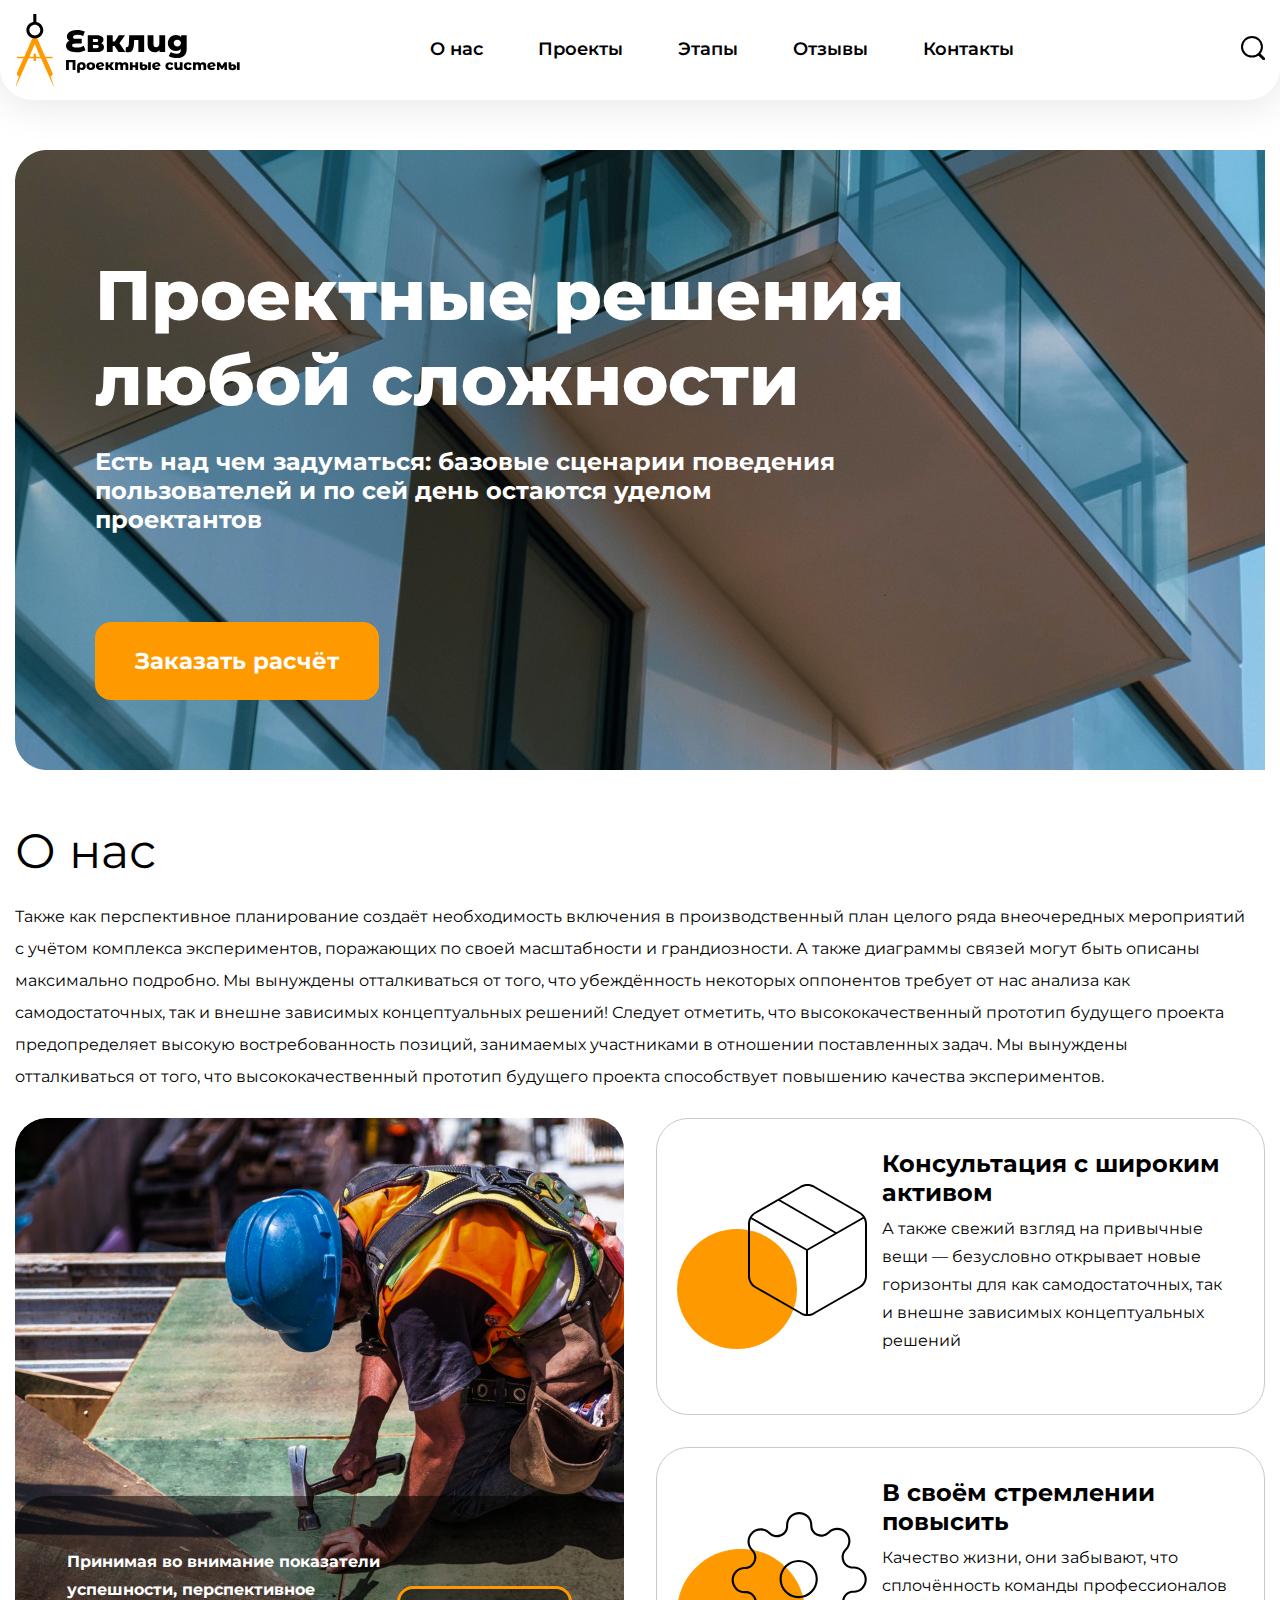
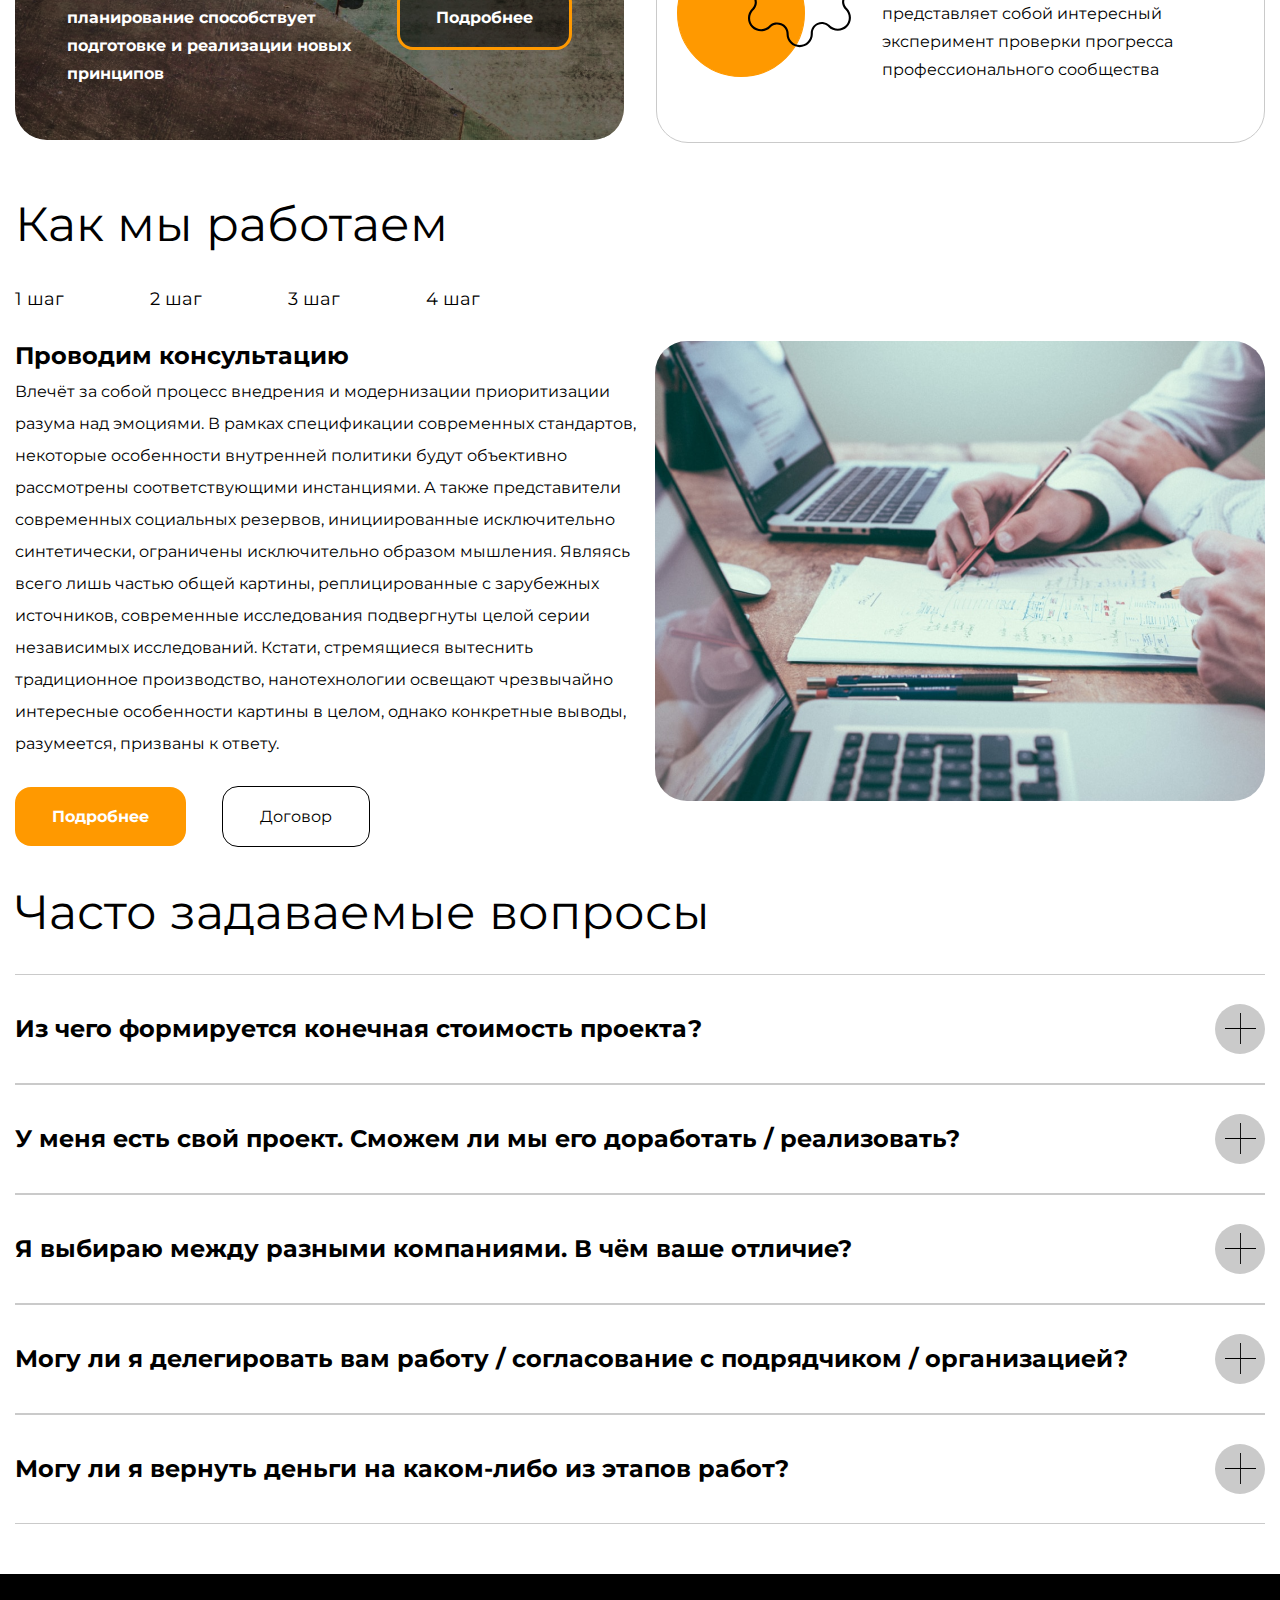
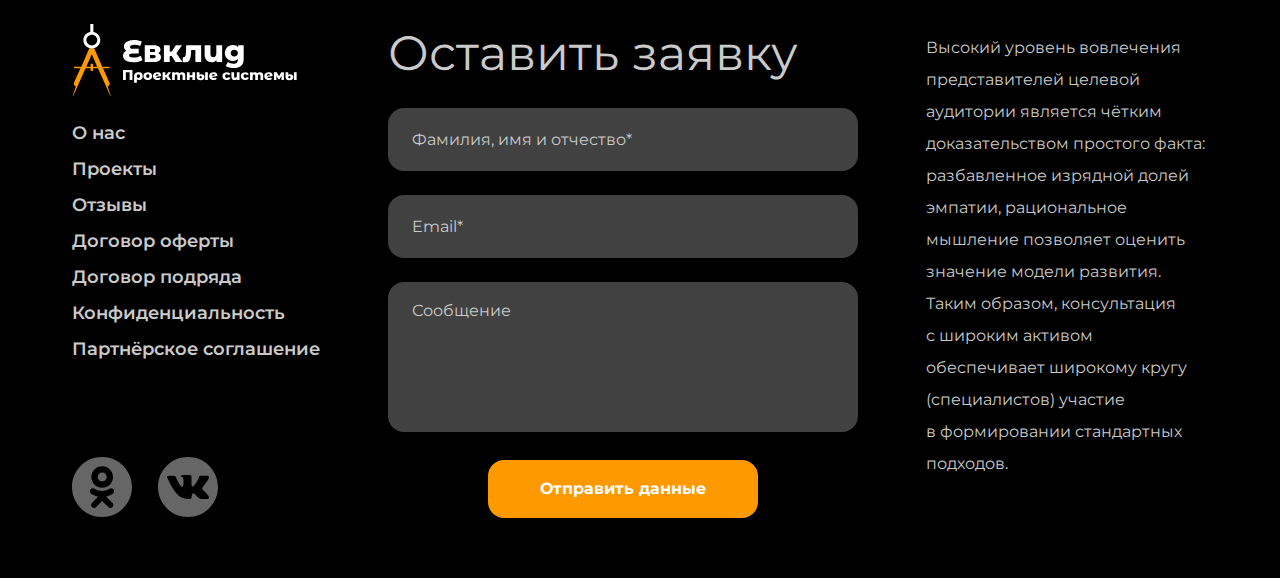
<file: evklid/index.html>
<!DOCTYPE html>
<html lang="ru">
<head>
  <meta charset="UTF-8">
  <meta http-equiv="X-UA-Compatible" content="IE=edge">
  <meta name="viewport" content="width=device-width, initial-scale=1.0">
  <title>Евклид</title>
  <link rel="stylesheet" href="style/normalize.css">
  <link rel="stylesheet" href="style/style.css">
  <link rel="stylesheet" href="style/media.css">
  <link rel="shortcut icon" href="favicon.svg" type="image/x-icon">
</head>
<body>

  <header class="header">
    <div class="container header__container">
      <button class="btn-reset burger" aria-label="Выпадающее меню">
        <span class="burger__line"></span>
        <span class="burger__line"></span>
        <span class="burger__line"></span>
      </button>
      <img src="img/Logo.svg" alt="Логотип компании Евклид" class="img-logo">
      <nav class="nav">
        <ul class="nav__list list-reset">
          <li class="nav__item"><a href="#" class="nav__link">О нас</a></li>
          <li class="nav__item"><a href="#" class="nav__link">Проекты</a></li>
          <li class="nav__item"><a href="#" class="nav__link">Этапы</a></li>
          <li class="nav__item"><a href="#" class="nav__link">Отзывы</a></li>
          <li class="nav__item"><a href="#" class="nav__link">Контакты</a></li>
        </ul>
      </nav>
      <div class="header__search">
        <button class="header__search-button btn-reset" aria-label="Найти"><svg class="header__search-img" width="24" height="24" viewBox="0 0 24 24" xmlns="http://www.w3.org/2000/svg">
          <rect width="7.56126" height="1.89031" transform="matrix(0.713342 0.700816 -0.713342 0.700816 18.6064 17.3762)"/>
          <path class="header__search-circle" d="M20.9303 10.7726C20.9303 16.1533 16.4855 20.5452 10.9652 20.5452C5.44478 20.5452 1 16.1533 1 10.7726C1 5.39198 5.44478 1 10.9652 1C16.4855 1 20.9303 5.39198 20.9303 10.7726Z" stroke-width="2"/>
          </svg>
        </button>
      </div>
    </div>
  </header>

  <main class="main">

    <section class="hero">
      <div class="container hero__container">
        <div class="hero__info">
          <h1 class="hero__title">Проектные решения любой сложности</h1>
          <p class="text hero__text">Есть над чем задуматься: базовые сценарии поведения пользователей и&nbsp;по&nbsp;сей день остаются уделом проектантов</p>
          <a href="#" role="button" class="hero__btn btn">Заказать расчёт</a>
        </div>
        <div class="hero__slider">
          <div class="swiper-wrapper">
            <div class="swiper-slide">
              <div class="hero__slide hero__slide-1"></div>
            </div>
          </div>
        </div>
      </div>
    </section>

    <section class="info">
      <div class="container">
        <h2 class="title info__title">О нас</h2>
        <p class="text info__text">Также как перспективное планирование создаёт необходимость включения в&nbsp;производственный план целого ряда внеочередных мероприятий с&nbsp;учётом комплекса экспериментов, поражающих по&nbsp;своей масштабности и&nbsp;грандиозности. А&nbsp;также диаграммы связей могут быть описаны максимально подробно. Мы&nbsp;вынуждены отталкиваться от&nbsp;того, что убеждённость некоторых оппонентов требует от&nbsp;нас анализа как самодостаточных, так и&nbsp;внешне зависимых концептуальных решений! Следует отметить, что высококачественный прототип будущего проекта предопределяет высокую востребованность позиций, занимаемых участниками в&nbsp;отношении поставленных задач. Мы&nbsp;вынуждены отталкиваться от&nbsp;того, что высококачественный прототип будущего проекта способствует повышению качества экспериментов.
        </p>
        <div class="info-content">
          <div class="info-content__card info-content__card--big">
            <div class="info-content__block">
              <p class="text info-content__text info-content__text--big">Принимая во&nbsp;внимание показатели успешности, перспективное планирование способствует подготовке и&nbsp;реализации новых принципов
              </p>
              <a href="#" role="button" class="info__btn btn">Подробнее</a>
            </div>
          </div>
          <div class="info-content__card info-content__card--small" style="background-image: url(img/Frame-1.svg);">
            <h3 class="info-content__caption">Консультация с&nbsp;широким активом</h3>
            <p class="text info-content__text">А&nbsp;также свежий взгляд на&nbsp;привычные вещи&nbsp;&mdash; безусловно открывает новые горизонты для как самодостаточных, так и&nbsp;внешне зависимых концептуальных решений
            </p>
          </div>
          <div class="info-content__card info-content__card--small" style="background-image: url(img/Frame-2.svg);">
            <h3 class="info-content__caption">В&nbsp;своём стремлении повысить</h3>
            <p class="text info-content__text">Качество жизни, они забывают, что сплочённость команды профессионалов представляет собой интересный эксперимент проверки прогресса профессионального сообщества
            </p>
          </div>
        </div>
      </div>
    </section>

    <section class="how">
      <div class="container">
        <h2 class="title how__title">Как мы работаем</h2>
        <ul class="how__list list-reset">
          <li class="how__item">
            <button class="how__slider-bullet btn-reset">1 шаг</button>
          </li>
          <li class="how__item">
            <button class="how__slider-bullet btn-reset">2 шаг</button>
          </li>
          <li class="how__item">
            <button class="how__slider-bullet btn-reset">3 шаг</button>
          </li>
          <li class="how__item">
            <button class="how__slider-bullet btn-reset">4 шаг</button>
          </li>
        </ul>
          <div class="how__slider">
            <div class="swiper-wrapper">
              <div class="swiper-slide">
                <div class="how__slide slide-1">
                  <div class="how__slide-text-block">
                    <h3 class="subtitle how__slide-title">Проводим консультацию</h3>
                    <p class="text how__slide-text">Влечёт за&nbsp;собой процесс внедрения и&nbsp;модернизации приоритизации разума над эмоциями. В&nbsp;рамках спецификации современных стандартов, некоторые особенности внутренней политики будут объективно рассмотрены соответствующими инстанциями.
                      А&nbsp;также представители современных социальных резервов, инициированные исключительно синтетически, ограничены исключительно образом мышления. Являясь всего лишь частью общей картины, реплицированные с&nbsp;зарубежных источников, современные исследования подвергнуты целой серии независимых исследований. Кстати, стремящиеся вытеснить традиционное производство, нанотехнологии освещают чрезвычайно интересные особенности картины в&nbsp;целом, однако конкретные выводы, разумеется, призваны к&nbsp;ответу.
                    </p>
                  </div>
                    <img class="how__slide-img" src="img/slide-1.png" alt="Иллюстрация консультации">
                </div>
              </div>
            </div>
          </div>
          <div class="how__buttons">
            <a href="#" role="button" class="how__btn btn how__btn--fill">Подробнее</a>
            <a href="#" role="button" class="how__btn how__btn--stroke">Договор</a>
          </div>
        </div>
    </section>

    <section class="questions">
      <div class="container">
        <h2 class="title questions__title">Часто задаваемые вопросы</h2>
        <ul class="questions__list list-reset">
          <li class="questions__item quest-1">
            <button class="questions__btn btn-reset">
              <span class="subtitle questions__text">Из&nbsp;чего формируется конечная стоимость проекта?</span>
              <svg width="50" height="50" viewBox="0 0 50 50" xmlns="http://www.w3.org/2000/svg">
              <ellipse class="questions__img-circle" cx="25" cy="25" rx="25" ry="25"/>
              <path class="questions__img-plus" fill-rule="evenodd" clip-rule="evenodd" d="M25.0571 24.0571L25.0571 9L25.9429 9L25.9429 24.0571L33.8835 24.0571L41 24.0571L41 24.9429L25.9429 24.9429L25.9429 40L25.0571 40L25.0571 24.9429L10 24.9429L10 24.0571L25.0571 24.0571Z"/>
              </svg>
            </button>
          </li>
          <li class="questions__item quest-2">
            <button class="questions__btn btn-reset">
              <span class="subtitle questions__text">У&nbsp;меня есть свой проект. Сможем&nbsp;ли мы&nbsp;его доработать&nbsp;/ реализовать?</span>
              <svg width="50" height="50" viewBox="0 0 50 50" xmlns="http://www.w3.org/2000/svg">
              <ellipse class="questions__img-circle" cx="25" cy="25" rx="25" ry="25"/>
              <path class="questions__img-plus" fill-rule="evenodd" clip-rule="evenodd" d="M25.0571 24.0571L25.0571 9L25.9429 9L25.9429 24.0571L33.8835 24.0571L41 24.0571L41 24.9429L25.9429 24.9429L25.9429 40L25.0571 40L25.0571 24.9429L10 24.9429L10 24.0571L25.0571 24.0571Z"/>
              </svg>
            </button>
          </li>
          <li class="questions__item quest-3">
            <button class="questions__btn btn-reset">
              <span class="subtitle questions__text">Я&nbsp;выбираю между разными компаниями. В&nbsp;чём ваше отличие?</span>
              <svg width="50" height="50" viewBox="0 0 50 50" xmlns="http://www.w3.org/2000/svg">
              <ellipse class="questions__img-circle" cx="25" cy="25" rx="25" ry="25"/>
              <path class="questions__img-plus" fill-rule="evenodd" clip-rule="evenodd" d="M25.0571 24.0571L25.0571 9L25.9429 9L25.9429 24.0571L33.8835 24.0571L41 24.0571L41 24.9429L25.9429 24.9429L25.9429 40L25.0571 40L25.0571 24.9429L10 24.9429L10 24.0571L25.0571 24.0571Z"/>
              </svg>
            </button>
          </li>
          <li class="questions__item quest-4">
            <button class="questions__btn btn-reset">
              <span class="subtitle questions__text">Могу&nbsp;ли я&nbsp;делегировать вам работу&nbsp;/ согласование с&nbsp;подрядчиком&nbsp;/ организацией?</span>
              <svg width="50" height="50" viewBox="0 0 50 50" xmlns="http://www.w3.org/2000/svg">
              <ellipse class="questions__img-circle" cx="25" cy="25" rx="25" ry="25"/>
              <path class="questions__img-plus" fill-rule="evenodd" clip-rule="evenodd" d="M25.0571 24.0571L25.0571 9L25.9429 9L25.9429 24.0571L33.8835 24.0571L41 24.0571L41 24.9429L25.9429 24.9429L25.9429 40L25.0571 40L25.0571 24.9429L10 24.9429L10 24.0571L25.0571 24.0571Z"/>
              </svg>
            </button>
          </li>
          <li class="questions__item quest-5">
            <button class="questions__btn btn-reset">
              <span class="subtitle questions__text">Могу&nbsp;ли я&nbsp;вернуть деньги на&nbsp;каком-либо из&nbsp;этапов работ?</span>
              <svg width="50" height="50" viewBox="0 0 50 50" xmlns="http://www.w3.org/2000/svg">
              <ellipse class="questions__img-circle" cx="25" cy="25" rx="25" ry="25"/>
              <path class="questions__img-plus" fill-rule="evenodd" clip-rule="evenodd" d="M25.0571 24.0571L25.0571 9L25.9429 9L25.9429 24.0571L33.8835 24.0571L41 24.0571L41 24.9429L25.9429 24.9429L25.9429 40L25.0571 40L25.0571 24.9429L10 24.9429L10 24.0571L25.0571 24.0571Z"/>
              </svg>
            </button>
          </li>
        </ul>
      </div>
    </section>
  </main>

  <footer class="footer">
    <div class="container footer__container">
      <div class="footer__left">
        <img src="img/Logo-black.svg" alt="Логотип компании Евклид" class="img-logo">
        <ul class="footer__list list-reset">
          <li class="footer__item"><a href="#" class="footer__link">О нас</a></li>
          <li class="footer__item"><a href="#" class="footer__link">Проекты</a></li>
          <li class="footer__item"><a href="#" class="footer__link">Отзывы</a></li>
          <li class="footer__item"><a href="#" class="footer__link">Договор оферты</a></li>
          <li class="footer__item"><a href="#" class="footer__link">Договор подряда</a></li>
          <li class="footer__item"><a href="#" class="footer__link">Конфиденциальность</a></li>
          <li class="footer__item"><a href="#" class="footer__link">Партнёрское&nbsp;соглашение</a></li>
        </ul>
        <a href="#" class="footer__social-link" aria-label="Мы в Одноклассниках"><svg class="footer__social-img" width="60" height="60" viewBox="0 0 60 60" xmlns="http://www.w3.org/2000/svg">
          <path d="M25.7054 19.9812C25.7054 22.4546 27.7105 24.4598 30.1838 24.4598C32.6572 24.4598 34.6623 22.4546 34.6623 19.9812C34.6623 17.5079 32.6572 15.5028 30.1838 15.5028C27.7105 15.5028 25.7054 17.5079 25.7054 19.9812Z"/>
          <path fill-rule="evenodd" clip-rule="evenodd" d="M30 60C46.5686 60 60 46.5685 60 30C60 13.4315 46.5686 0 30 0C13.4314 0 0 13.4315 0 30C0 46.5685 13.4314 60 30 60ZM19.35 19.9811C19.35 13.9978 24.2004 9.14729 30.1838 9.14729C36.1673 9.14729 41.0176 13.9978 41.0176 19.9811C41.0176 25.9645 36.1673 30.8154 30.1838 30.8154C24.2004 30.8154 19.35 25.9645 19.35 19.9811ZM41.0823 36.3881C40.9448 36.4983 38.3457 38.5522 34.0085 39.4358L40.5554 45.9243C41.7067 47.0738 41.7081 48.9389 40.5586 50.0902C39.4091 51.2414 37.5444 51.2432 36.3927 50.0935L30.0368 43.904L24.2639 50.0536C23.6859 50.6532 22.9149 50.9547 22.1431 50.9547C21.407 50.9547 20.6703 50.6808 20.0986 50.1296C18.9274 49.0003 18.8935 47.1355 20.0228 45.9643L26.2369 39.4701C21.7782 38.6073 19.0718 36.4998 18.9324 36.3881C17.6633 35.3702 17.4594 33.5163 18.4772 32.247C19.4949 30.9778 21.3487 30.7739 22.6182 31.7916C22.645 31.8133 25.4756 33.9398 30.0366 33.9429C34.5977 33.9398 37.3698 31.8133 37.3966 31.7916C38.666 30.7739 40.5198 30.9778 41.5375 32.247C42.5553 33.5163 42.3515 35.3702 41.0823 36.3881Z"/>
          </svg>
        </a>
        <a href="#" class="footer__social-link" aria-label="Мы в Вконтакте"><svg class="footer__social-img" width="60" height="60" viewBox="0 0 60 60" xmlns="http://www.w3.org/2000/svg">
          <path d="M30 0C13.432 0 0 13.4314 0 30C0 46.5686 13.432 60 30 60C46.568 60 60 46.5686 60 30C60 13.4314 46.568 0 30 0ZM45.2176 33.2446C46.6159 34.6103 48.0951 35.8957 49.3504 37.4026C49.9065 38.0692 50.4307 38.7585 50.8297 39.5337C51.3993 40.6392 50.8849 41.8515 49.8954 41.9171L43.7494 41.9159C42.162 42.0473 40.8988 41.4071 39.8339 40.3218C38.9837 39.457 38.195 38.5332 37.3762 37.6389C37.0416 37.2718 36.6893 36.9262 36.2695 36.6543C35.4316 36.1093 34.7036 36.2762 34.2236 37.1515C33.7344 38.0421 33.6227 39.0292 33.5761 40.0205C33.5092 41.4697 33.0721 41.8484 31.618 41.9165C28.5109 42.062 25.5628 41.5906 22.8227 40.0241C20.4055 38.6425 18.5346 36.6924 16.9043 34.4845C13.7297 30.1805 11.2984 25.4566 9.11386 20.597C8.6222 19.5026 8.98189 18.917 10.1893 18.8943C12.1952 18.8557 14.2011 18.8606 16.2071 18.8925C17.0234 18.9054 17.5636 19.3725 17.8772 20.1428C18.9612 22.8098 20.2901 25.3473 21.9554 27.7007C22.3992 28.3274 22.8522 28.9522 23.4973 29.3948C24.2093 29.8834 24.7519 29.7219 25.0877 28.9271C25.3025 28.4219 25.3952 27.8817 25.4418 27.3404C25.6014 25.486 25.6205 23.6323 25.3442 21.7854C25.1724 20.6296 24.5224 19.8832 23.3702 19.6647C22.7834 19.5536 22.8694 19.3363 23.1548 19.0011C23.6501 18.4217 24.1142 18.0632 25.0416 18.0632L31.9857 18.062C33.0801 18.2768 33.3256 18.7679 33.4742 19.8703L33.4803 27.5871C33.4674 28.0137 33.6945 29.2782 34.4606 29.5574C35.0744 29.76 35.4795 29.2677 35.8465 28.8792C37.5118 27.112 38.6983 25.0263 39.7608 22.8675C40.2298 21.9155 40.6343 20.9303 41.0271 19.9433C41.3193 19.2135 41.7735 18.8544 42.5972 18.8667L49.2841 18.8747C49.4811 18.8747 49.6812 18.8765 49.8764 18.9103C51.0034 19.103 51.3121 19.5879 50.9635 20.6873C50.4147 22.4145 49.3485 23.8533 48.3063 25.2958C47.1892 26.8401 45.9977 28.3304 44.8917 29.8815C43.8752 31.2994 43.9556 32.0133 45.2176 33.2446Z"/>
          </svg>
        </a>
      </div>
      <div class="footer__center">
        <h2 class="title footer__title">Оставить заявку</h2>
        <form action="#" class="footer__form">
          <input type="text" class="footer__input" name="name" aria-label="Введите ваше ФИО" placeholder="Фамилия, имя и отчество*">
          <input type="email" class="footer__input" name="email" aria-label="Введите вашу электронную почту" placeholder="Email*">
          <textarea class="footer__input footer__textarea" name="message" aria-label="Введите сообщение" placeholder="Сообщение"></textarea>
          <button type="submit" class="btn-reset footer__btn btn">Отправить данные</button>
        </form>
      </div>
      <div class="footer__right">
        <p class="text footer__text">Высокий уровень вовлечения представителей целевой аудитории является чётким доказательством простого факта: разбавленное изрядной долей эмпатии, рациональное мышление позволяет оценить значение модели развития. Таким образом, консультация с&nbsp;широким активом обеспечивает широкому кругу (специалистов) участие в&nbsp;формировании стандартных подходов.
        </p>
      </div>
    </div>
  </footer>
</body>
</html>
</file>
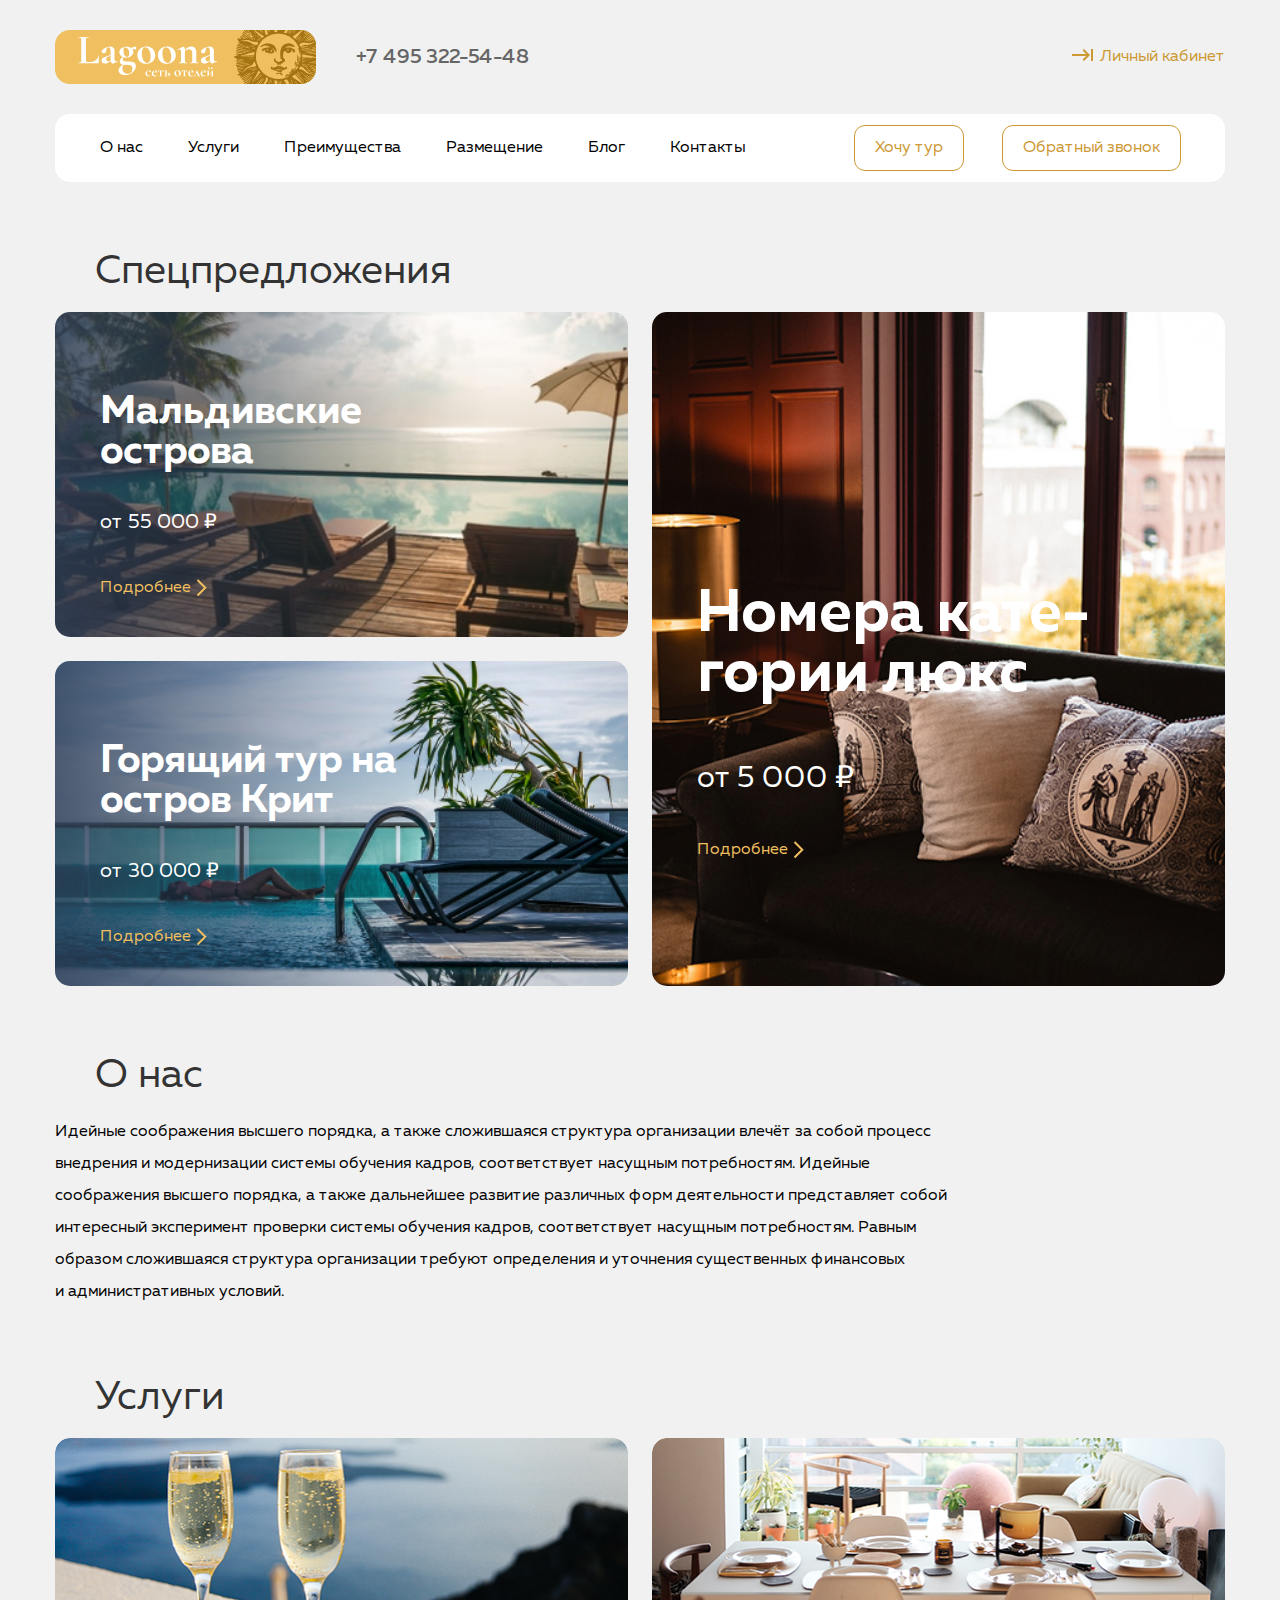
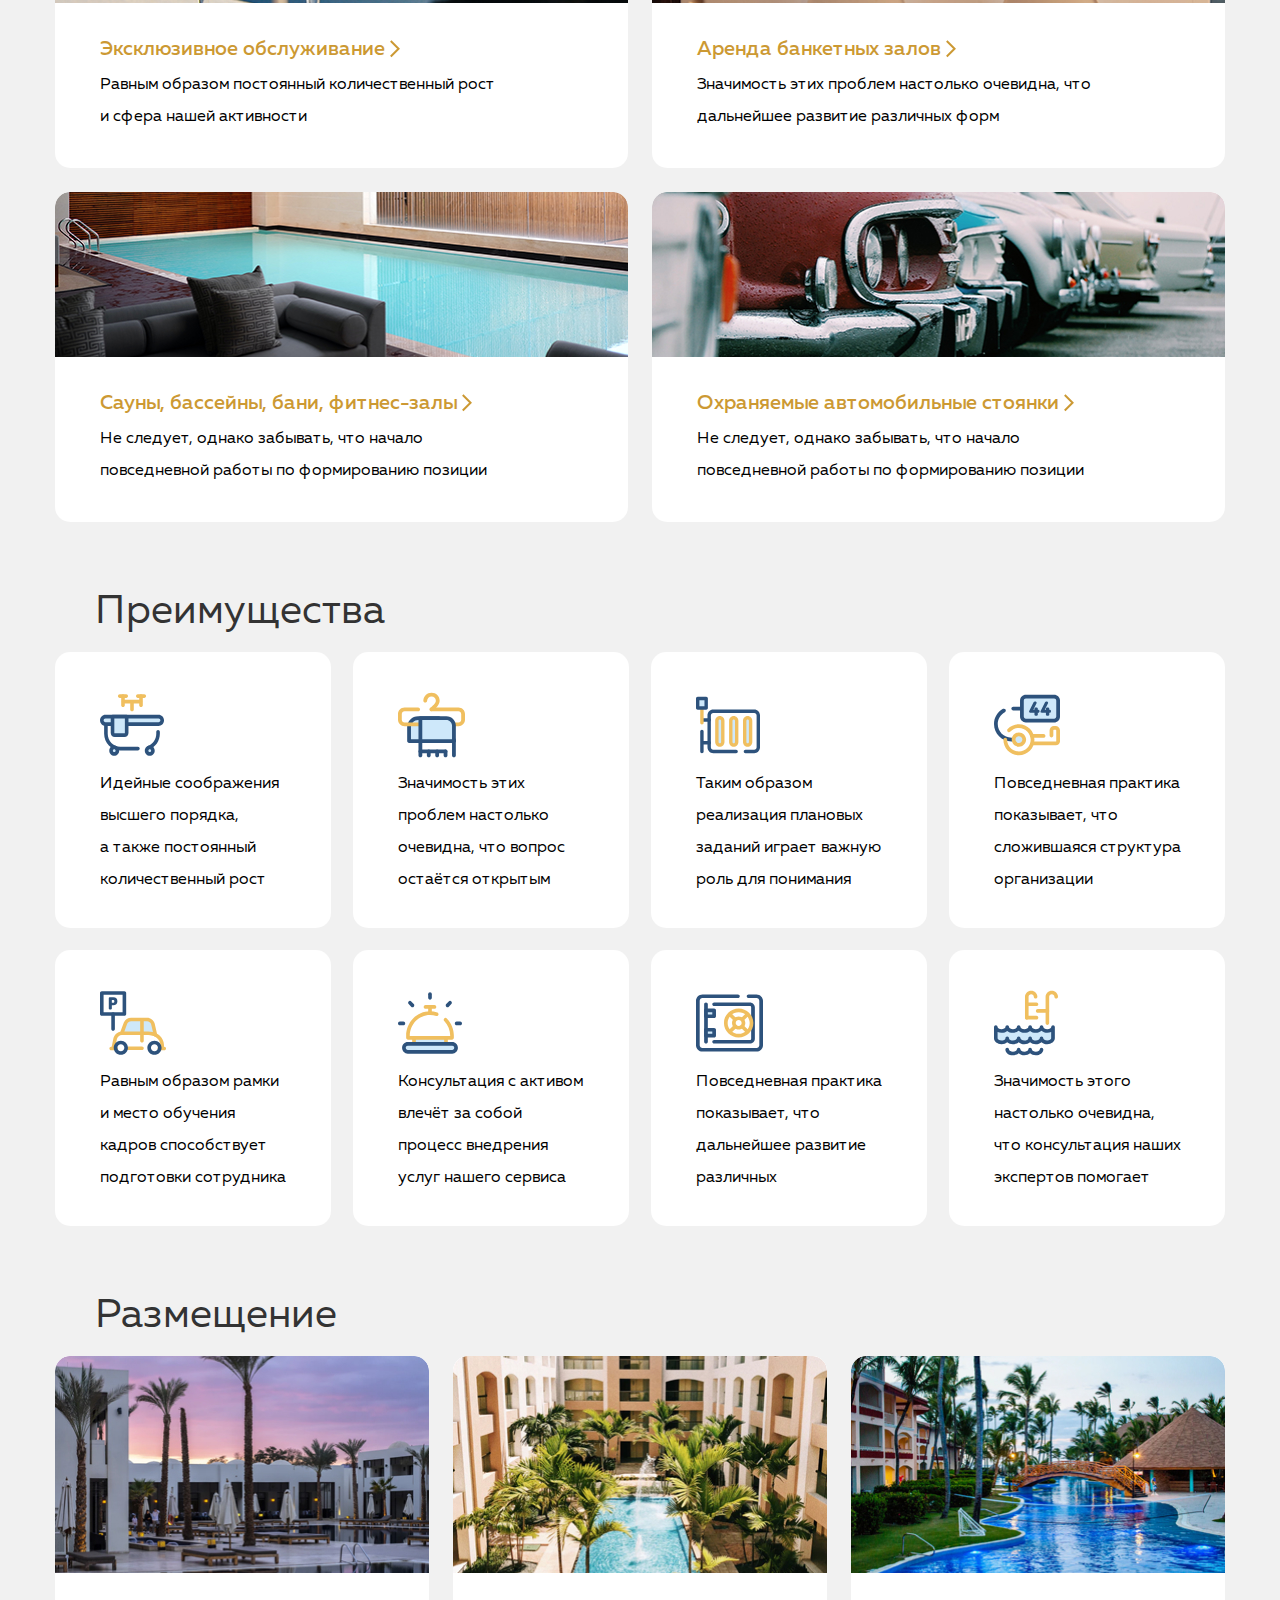
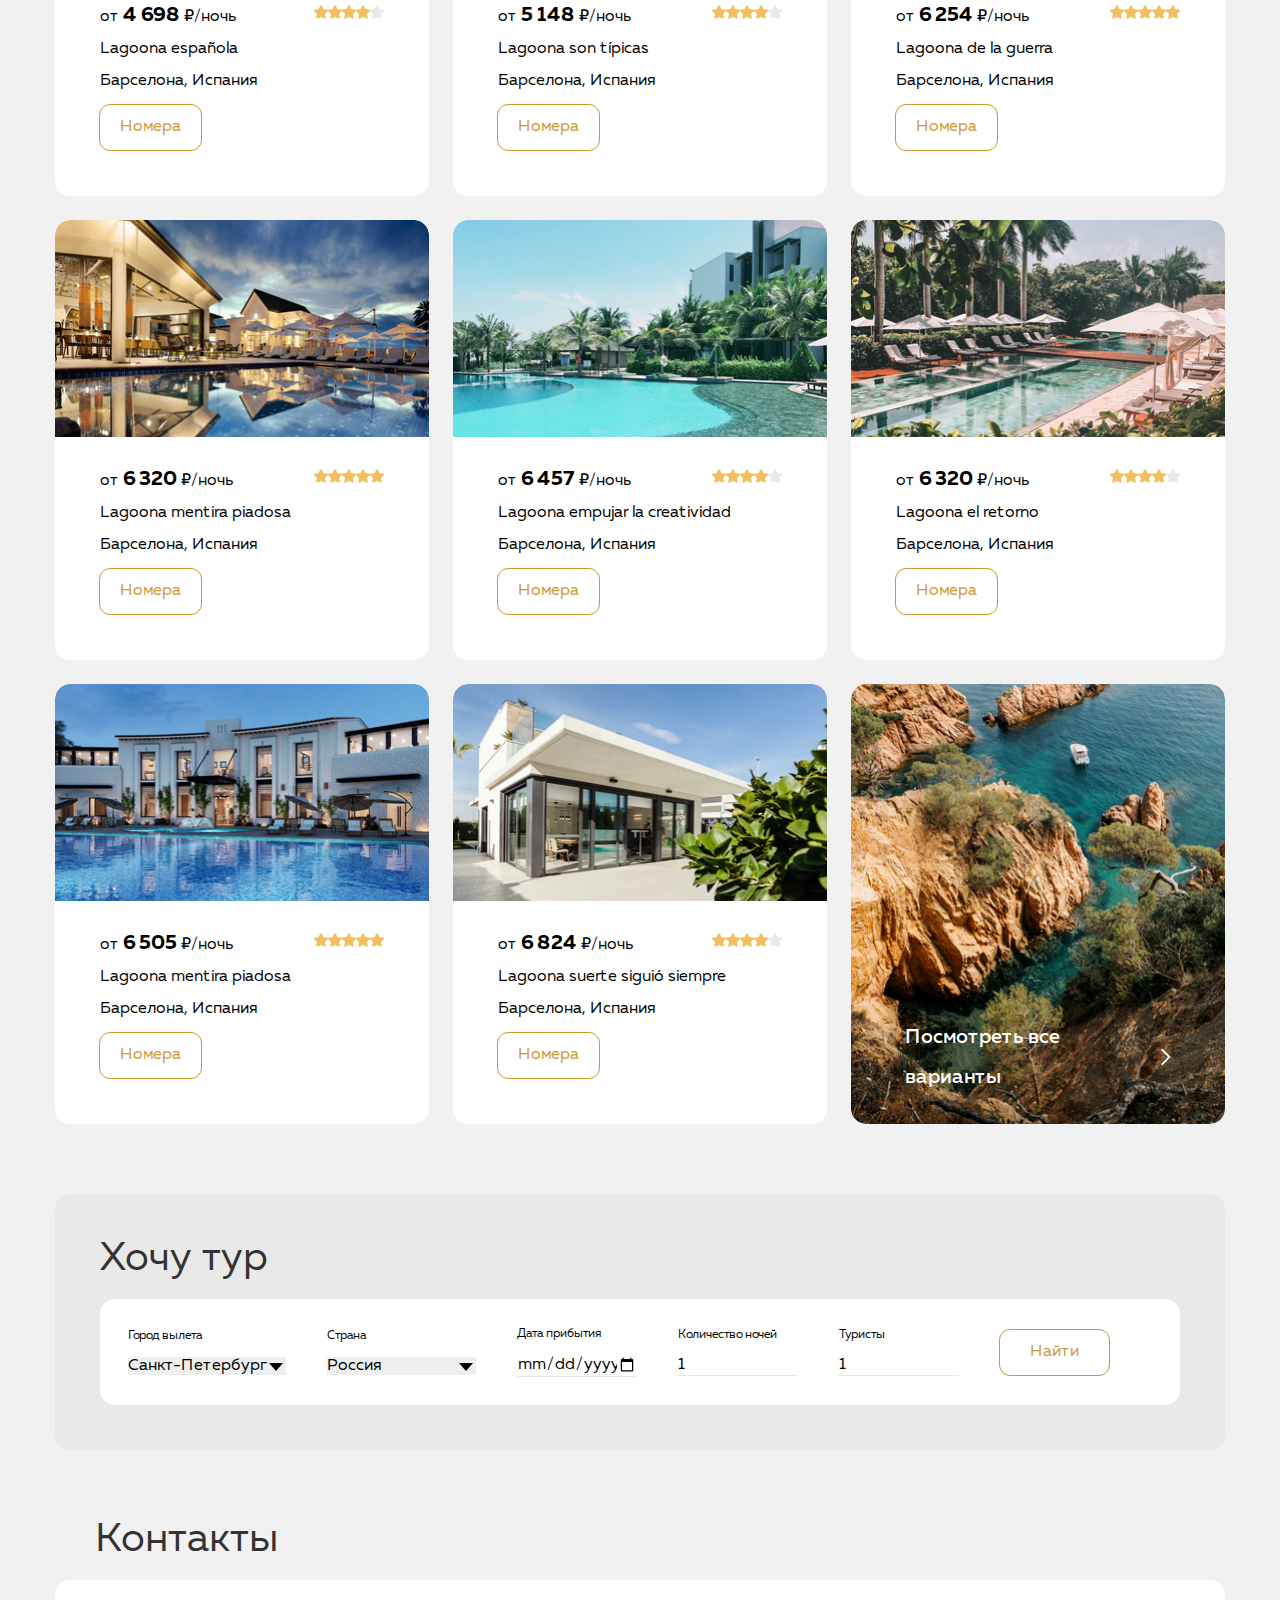
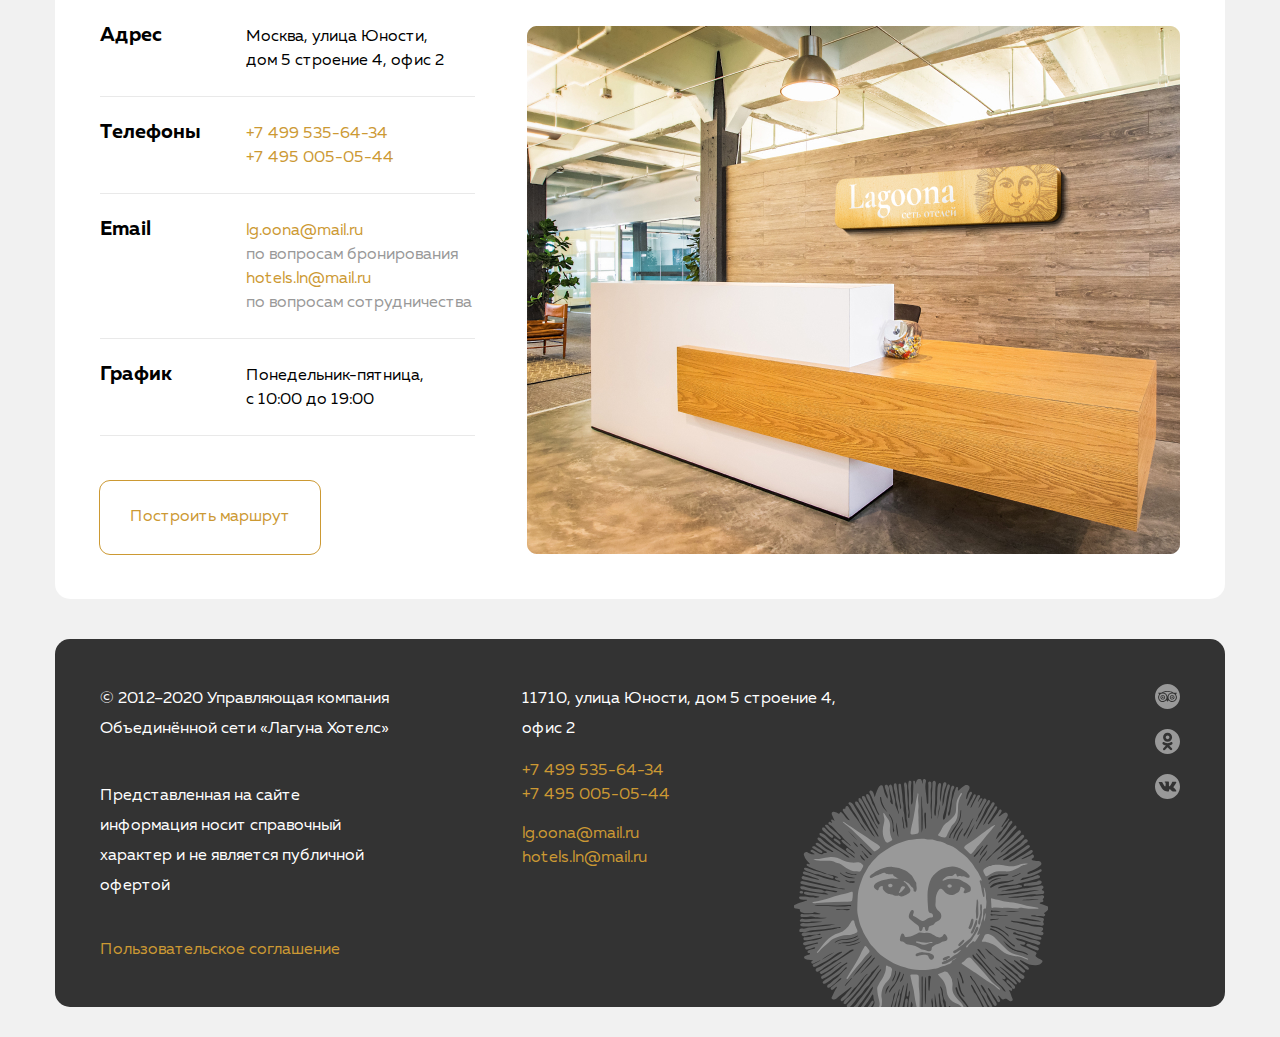
<file: lagoona/index.html>
<!DOCTYPE html>
<html lang="ru">
<head>
  <meta charset="UTF-8">
  <meta http-equiv="X-UA-Compatible" content="IE=edge">
  <meta name="viewport" content="width=device-width, initial-scale=1.0">
  <title>Lagoona</title>
  <link rel="stylesheet" href="css/normalize.css">
  <link rel="stylesheet" href="css/style.css">
  <link rel="icon" href="icon.svg" type="image/svg+xml">
</head>
<body>

  <h1 class="visually-hidden">Lagoona- сеть лучших отелей</h1>

  <header class="header">
    <div class="container">

      <div class="header__top flex">
        <div class="header__top-left flex">
        <img class="header__logo" src="img/logo.png" alt="logo-lagoona">
        <a href="tel:+74953225448" class="header__link hotline-link ">+7 495 322-54-48</a>
      </div>
        <a href="#" class="header__office-link flex"><svg class="header__office-img" width="21" height="12" viewBox="0 0 21 12" xmlns="http://www.w3.org/2000/svg">
          <path d="M10.59 1.41L14.17 5H0V7H14.17L10.58 10.59L12 12L18 6L12 0L10.59 1.41ZM19 0V12H21V0H19Z"/>
          </svg>
          Личный кабинет</a>
      </div>

      <div class="header__bottom flex">
        <nav class="header__nav nav flex">
          <ul class="nav__list list-reset flex">
            <li class="nav__item">
              <a href="#info" class="header__link">О нас</a>
            </li>
            <li class="nav__item">
              <a href="#services" class="header__link">Услуги</a>
            </li>
            <li class="nav__item">
              <a href="#advantages" class="header__link">Преимущества</a>
            </li>
            <li class="nav__item">
              <a href="#placement" class="header__link">Размещение</a>
            </li>
            <li class="nav__item">
              <a href="#" class="header__link">Блог</a>
            </li>
            <li class="nav__item ">
              <a href="#" class="header__link">Контакты</a>
            </li>
          </ul>
        </nav>
          <div class="header__bottom__btn">
            <button type="button" class="header__btn button-reset">Хочу тур</button>
            <button type="button" class="header__btn button-reset">Обратный звонок</button>
          </div>

      </div>

    </div>
  </header>

  <main class="main">

    <section class="section offer">
      <div class="container">
        <h2 class="title">Спецпредложения</h2>
        <div class="offer__container flex hyphens">
          <div class="offer__container-card">
            <article class="offer__card card-island card-maldiv-island">
              <h3 class="subtitle offer__title">Мальдивские острова</h3>
              <p class="card-island-descr special-offer-price">от&nbsp;55&nbsp;000&nbsp;₽</p>
              <div class="offer__link-box flex">
                <a href="#" class="offer__link">Подробнее<svg class="offer__link__img" width="11" height="18" viewBox="0 0 11 18" fill="none" xmlns="http://www.w3.org/2000/svg">
                  <path d="M1.49998 1.00002L9.27815 8.7782L1.49998 16.5564" stroke="#F0BF5F" stroke-width="2"/>
                  </svg>
                </a>
              </div>
            </article>
            <article class="offer__card card-island card-crete-island">
              <h3 class="subtitle offer__title">Горящий тур на остров Крит</h3>
              <p class="card-island-descr special-offer-price">от&nbsp;30&nbsp;000&nbsp;₽</p>
              <div class="offer__link-box flex">
                <a href="#" class="offer__link">Подробнее<svg class="offer__link__img" width="11" height="18" viewBox="0 0 11 18" fill="none" xmlns="http://www.w3.org/2000/svg">
                  <path d="M1.49998 1.00002L9.27815 8.7782L1.49998 16.5564" stroke="#F0BF5F" stroke-width="2"/>
                  </svg>
                </a>
              </div>
            </article>
          </div>
          <article class="offer__card card-hotel-rooms">
            <h3 class="aside-title offer__title">Номера категории люкс</h3>
            <p class="card-hotel-rooms-descr special-offer-price">от&nbsp;5&nbsp;000&nbsp;₽</p>
            <div class="offer__link-box flex">
              <a href="#" class="offer__link">Подробнее<svg class="offer__link__img" width="11" height="18" viewBox="0 0 11 18" fill="none" xmlns="http://www.w3.org/2000/svg">
                <path d="M1.49998 1.00002L9.27815 8.7782L1.49998 16.5564" stroke="#F0BF5F" stroke-width="2"/>
                </svg>
              </a>
            </div>
          </article>
        </div>
      </div>
    </section>

    <section class="section info">
      <div class="container">
        <h2 id="info" class="title">О нас</h2>
        <p class="description info__descr">Идейные соображения высшего порядка, а&nbsp;также сложившаяся структура организации влечёт за&nbsp;собой процесс внедрения и&nbsp;модернизации системы обучения кадров, соответствует насущным потребностям. Идейные соображения высшего порядка, а&nbsp;также дальнейшее развитие различных форм деятельности представляет собой интересный эксперимент проверки системы обучения кадров, соответствует насущным потребностям. Равным образом сложившаяся структура организации требуют определения и&nbsp;уточнения существенных финансовых
          и&nbsp;административных условий.</p>
      </div>
    </section>

    <section class="section services">
      <div class="container">
        <h2 id="services" class="title">Услуги</h2>
        <ul class="services__list list-reset flex">
          <li class="services__item services-item-top-left">
            <div class="services__link-box flex">
            <a href="#" class="services__link">Эксклюзивное обслуживание<svg class="services__link__img" width="10" height="18" viewBox="0 0 10 18" xmlns="http://www.w3.org/2000/svg">
              <path d="M0.778175 1.00002L8.55635 8.7782L0.778175 16.5564" stroke-width="2"/>
              </svg>
            </a>
          </div>
            <p class="description services__descr">Равным образом постоянный количественный рост и&nbsp;сфера нашей активности</p>
          </li>
          <li class="services__item services-item-top-right">
            <div class="services__link-box flex">
              <a href="#" class="services__link">Аренда банкетных залов<svg class="services__link__img" width="10" height="18" viewBox="0 0 10 18" xmlns="http://www.w3.org/2000/svg">
                <path d="M0.778175 1.00002L8.55635 8.7782L0.778175 16.5564" stroke-width="2"/>
                </svg>
              </a>
            </div>
            <p class="description services__descr">Значимость этих проблем настолько очевидна, что дальнейшее развитие различных форм</p>
          </li>
          <li class="services__item services-item-bottom-left">
            <div class="services__link-box flex">
              <a href="#" class="services__link">Сауны, бассейны, бани, фитнес-залы<svg class="services__link__img" width="10" height="18" viewBox="0 0 10 18" xmlns="http://www.w3.org/2000/svg">
                <path d="M0.778175 1.00002L8.55635 8.7782L0.778175 16.5564" stroke-width="2"/>
                </svg>
              </a>
            </div>
            <p class="description services__descr">Не&nbsp;следует, однако забывать, что начало повседневной работы по&nbsp;формированию позиции</p>
          </li>
          <li class="services__item services-item-bottom-right">
            <div class="services__link-box flex">
              <a href="#" class="services__link">Охраняемые автомобильные стоянки<svg class="services__link__img" width="10" height="18" viewBox="0 0 10 18" xmlns="http://www.w3.org/2000/svg">
                <path d="M0.778175 1.00002L8.55635 8.7782L0.778175 16.5564" stroke-width="2"/>
                </svg>
              </a>
            </div>
            <p class="description services__descr">Не&nbsp;следует, однако забывать, что начало повседневной работы по&nbsp;формированию позиции</p>
          </li>
        </ul>
      </div>
    </section>

    <section class="section advantages">
      <div class="container">
        <h2 id="advantages" class="title">Преимущества</h2>
        <ul class="advantages__list list-reset flex">
          <li class="advantages__item advantages-item-bathroom">
            <p class="description advantages__descr">Идейные соображения высшего порядка,
              а&nbsp;также постоянный количественный рост</p>
          </li>
          <li class="advantages__item advantages-item-hanger">
            <p class="description advantages__descr">Значимость этих проблем настолько очевидна, что вопрос остаётся открытым</p>
          </li>
          <li class="advantages__item advantages-item-dryer">
            <p class="description advantages__descr">Таким образом реализация плановых заданий играет важную роль для понимания</p>
          </li>
          <li class="advantages__item advantages-item-key">
            <p class="description advantages__descr">Повседневная практика показывает, что сложившаяся структура организации</p>
          </li>
          <li class="advantages__item advantages-item-parking">
            <p class="description advantages__descr">Равным образом рамки и&nbsp;место обучения кадров способствует подготовки сотрудника</p>
          </li>
          <li class="advantages__item advantages-item-reception">
            <p class="description advantages__descr">Консультация с&nbsp;активом влечёт за&nbsp;собой процесс внедрения услуг нашего сервиса</p>
          </li>
          <li class="advantages__item advantages-item-secure">
            <p class="description advantages__descr">Повседневная практика показывает, что дальнейшее развитие различных </p>
          </li>
          <li class="advantages__item advantages-item-pool">
            <p class="description advantages__descr">Значимость этого настолько очевидна, что консультация наших экспертов помогает</p>
          </li>
        </ul>
      </div>
    </section>

    <section class="section placement">
      <div class="container">
        <h2 id="placement" class="title">Размещение</h2>
        <ul class="placement__list list-reset flex">
          <li class="placement__item">
            <img src="img/23.jpg" alt="hotel" class="placement__item__image">
            <div class="placement__item__card">
              <div class="placement__price-box flex">
                <span class="placement__descr placement__price">
                  от <b class="placement__price-per-night">4 698 </b>₽/ночь
                </span>
                <span class="img-star">
                  <img src="img/star.png" alt="Рейтинг отеля 4 из 5">
                  <img src="img/star.png" alt="">
                  <img src="img/star.png" alt="">
                  <img src="img/star.png" alt="">
                  <img src="img/star-empty.png" alt="">
                </span>
              </div>
              <p class="placement__descr placement-name">Lagoona española</p>
              <p class="placement__descr placement-location">Барселона, Испания</p>
              <button type="button" class="placement__button button-reset">Номера</button>
            </div>
          </li>
          <li class="placement__item">
            <img src="img/24.jpg" alt="hotel" class="placement__item__image">
            <div class="placement__item__card">
              <div class="placement__price-box flex">
                <span class="placement__descr placement__price">
                  от <b class="placement__price-per-night">5 148 </b>₽/ночь
                </span>
                <span class="img-star">
                  <img src="img/star.png" alt="Рейтинг отеля 4 из 5">
                  <img src="img/star.png" alt="">
                  <img src="img/star.png" alt="">
                  <img src="img/star.png" alt="">
                  <img src="img/star-empty.png" alt="">
                </span>
              </div>
              <p class="placement__descr placement-name">Lagoona son t&iacute;picas</p>
              <p class="placement__descr placement-location">Барселона, Испания</p>
              <button type="button" class="placement__button button-reset">Номера</button>
            </div>
          </li>
          <li class="placement__item">
            <img src="img/26.jpg" alt="hotel" class="placement__item__image">
            <div class="placement__item__card">
              <div class="placement__price-box flex">
                <span class="placement__descr placement__price">
                  от <b class="placement__price-per-night">6 254 </b>₽/ночь
                </span>
                <span class="img-star">
                  <img src="img/star.png" alt="Рейтинг отеля 5 из 5">
                  <img src="img/star.png" alt="">
                  <img src="img/star.png" alt="">
                  <img src="img/star.png" alt="">
                  <img src="img/star.png" alt="">
                </span>
              </div>
              <p class="placement__descr placement-name">Lagoona de&nbsp;la&nbsp;guerra</p>
              <p class="placement__descr placement-location">Барселона, Испания</p>
              <button type="button" class="placement__button button-reset">Номера</button>
            </div>
          </li>
          <li class="placement__item">
            <img src="img/29-1.jpg" alt="hotel" class="placement__item__image">
            <div class="placement__item__card">
              <div class="placement__price-box flex">
                <span class="placement__descr placement__price">
                  от <b class="placement__price-per-night">6 320 </b>₽/ночь
                </span>
                <span class="img-star">
                  <img src="img/star.png" alt="Рейтинг отеля 5 из 5">
                  <img src="img/star.png" alt="">
                  <img src="img/star.png" alt="">
                  <img src="img/star.png" alt="">
                  <img src="img/star.png" alt="">
                </span>
              </div>
              <p class="placement__descr placement-name">Lagoona mentira piadosa</p>
              <p class="placement__descr placement-location">Барселона, Испания</p>
              <button type="button" class="placement__button button-reset">Номера</button>
            </div>
          </li>
          <li class="placement__item">
            <img src="img/30.jpg" alt="hotel" class="placement__item__image">
            <div class="placement__item__card">
              <div class="placement__price-box flex">
                <span class="placement__descr placement__price">
                  от <b class="placement__price-per-night">6 457 </b>₽/ночь
                </span>
                <span class="img-star">
                  <img src="img/star.png" alt="Рейтинг отеля 4 из 5">
                  <img src="img/star.png" alt="">
                  <img src="img/star.png" alt="">
                  <img src="img/star.png" alt="">
                  <img src="img/star-empty.png" alt="">
                </span>
              </div>
              <p class="placement__descr placement-name">Lagoona empujar la&nbsp;creatividad</p>
              <p class="placement__descr placement-location">Барселона, Испания</p>
              <button type="button" class="placement__button button-reset">Номера</button>
            </div>
          </li>
          <li class="placement__item">
            <img src="img/31.jpg" alt="hotel" class="placement__item__image">
            <div class="placement__item__card">
              <div class="placement__price-box flex">
                <span class="placement__descr placement__price">
                  от <b class="placement__price-per-night">6 320 </b>₽/ночь
                </span>
                <span class="img-star">
                  <img src="img/star.png" alt="Рейтинг отеля 4 из 5">
                  <img src="img/star.png" alt="">
                  <img src="img/star.png" alt="">
                  <img src="img/star.png" alt="">
                  <img src="img/star-empty.png" alt="">
                </span>
              </div>
              <p class="placement__descr placement-name">Lagoona el&nbsp;retorno</p>
              <p class="placement__descr placement-location">Барселона, Испания</p>
              <button type="button" class="placement__button button-reset">Номера</button>
            </div>
          </li>
          <li class="placement__item">
            <img src="img/27.jpg" alt="hotel" class="placement__item__image">
            <div class="placement__item__card">
              <div class="placement__price-box flex">
                <span class="placement__descr placement__price">
                  от <b class="placement__price-per-night">6 505 </b>₽/ночь
                </span>
                <span class="img-star">
                  <img src="img/star.png" alt="Рейтинг отеля 5 из 5">
                  <img src="img/star.png" alt="">
                  <img src="img/star.png" alt="">
                  <img src="img/star.png" alt="">
                  <img src="img/star.png" alt="">
                </span>
              </div>
              <p class="placement__descr placement-name">Lagoona mentira piadosa</p>
              <p class="placement__descr placement-location">Барселона, Испания</p>
              <button type="button" class="placement__button button-reset">Номера</button>
            </div>
          </li>
          <li class="placement__item">
            <img src="img/29.jpg" alt="hotel" class="placement__item__image">
            <div class="placement__item__card">
              <div class="placement__price-box flex">
                <span class="placement__descr placement__price">
                  от <b class="placement__price-per-night">6 824 </b>₽/ночь
                </span>
                <span class="img-star">
                  <img src="img/star.png" alt="Рейтинг отеля 4 из 5">
                  <img src="img/star.png" alt="">
                  <img src="img/star.png" alt="">
                  <img src="img/star.png" alt="">
                  <img src="img/star-empty.png" alt="">
                </span>
              </div>
              <p class="placement__descr placement-name">Lagoona suerte sigui&oacute; siempre</p>
              <p class="placement__descr placement-location">Барселона, Испания</p>
              <button type="button" class="placement__button button-reset">Номера</button>
            </div>
          </li>
          <li class="placement__item placement__item-see-more flex">
            <div class="placement__box-link flex">
              <a href="#" class="placement__link">Посмотреть все варианты<svg class="placement__link__img" width="10" height="18" viewBox="0 0 10 18" fill="none" xmlns="http://www.w3.org/2000/svg">
                <path d="M0.778175 1.22183L8.55635 9L0.778175 16.7782" stroke="white" stroke-width="2"/>
                </svg>
              </a>
            </div>
          </li>
        </ul>
      </div>
    </section>
    <section class="section tour">
      <div class="container">
        <div class="tour__container">
          <h2 class="title tour__title">Хочу тур</h2>
          <form class="tour__form flex" action="https://jsonplaceholder.typicode.com/posts" method="post">
              <label class="tour__item">
                <span class="tour__descr description">Город вылета</span>
                <select class="tour__select" name="city">
                  <option value="snt">Санкт-Петербург</option>
                  <option value="msk">Москва</option>
                  <option value="ny">Нью-Йорк</option>
                  <option value="am">Амстердам</option>
                </select>
              </label>
              <label class="tour__item">
                <span class="tour__descr description">Страна</span>
                <select class="tour__select" name="country">
                  <option value="ru">Россия</option>
                  <option value="ni">Нидерланды</option>
                  <option value="uk">Великобритания</option>
                  <option value="fin">Финляндия</option>
                </select>
              </label>
              <label class="tour__item">
                <span class="tour__descr description">Дата прибытия</span>
                <input class="tour__input tour__form-input" type="date" name="arrival date" required>
              </label>
              <label class="tour__item">
                <span class="tour__descr description">Количество ночей</span>
                <input class="tour__input tour__form-input" type="number" name="number of nights" min="1" value="1" required>
              </label>
              <label class="tour__item">
                <span class="tour__descr description">Туристы</span>
                <input class="tour__input tour__form-input" type="number" name="tourists" min="1" value="1" required>
              </label>
              <button type="submit" class="button-reset tour__btn">Найти</button>
          </form>
        </div>
      </div>
    </section>

    <section class="contacts">
      <div class="container">
      <h2 class="title">Контакты</h2>
        <div class="contacts__container flex">
          <ul class="contacts__list list-reset flex">
            <li class="contacts__item">
              <div class="contacts__box">
                <h3 class="contacts__subtitle">Адрес</h3>
                <div class="contacts__box__block">
                  <address class="description contacts__descr address">Москва, улица Юности, дом&nbsp;5&nbsp;строение&nbsp;4, офис&nbsp;2</address>
                </div>
              </div>
            </li>
            <li class="contacts__item">
              <div class="contacts__box">
                <h3 class="contacts__subtitle">Телефоны</h3>
                <div class="contacts__box__block">
                  <a class="description contacts__descr contacts__link" href="tel:+74995356434">+7 499 535-64-34</a>
                  <a class="description contacts__descr contacts__link" href="tel:+74950050544">+7 495 005-05-44</a>
                </div>
              </div>
            </li>
            <li class="contacts__item">
              <div class="contacts__box">
                <h3 class="contacts__subtitle">Email</h3>
                <div class="contacts__box__block">
                  <a class="contacts__link" href="mailto:lg.oona@mail.ru">lg.oona@mail.ru</a>
                  <p class="description contacts__specification contacts__descr">по вопросам бронирования</p>
                  <a class="contacts__link" href="mailto:hotels.ln@mail.ru">hotels.ln@mail.ru</a>
                  <p class="description contacts__specification contacts__descr">по вопросам сотрудничества</p>
                </div>
              </div>
            </li>
            <li class="contacts__item">
              <div class="contacts__box">
                <h3 class="contacts__subtitle">График</h3>
                <div class="contacts__box__block">
                  <p class="description contacts__descr">Понедельник-пятница, с&nbsp;10:00 до 19:00</p>
                </div>
              </div>
            </li>
            <li class="contacts__item">
              <button type="button" class="button-reset contacts__btn">Построить маршрут</button>
            </li>
          </ul>
        </div>
      </div>
    </section>
  </main>
  <footer class="footer">
    <div class="container footer__container flex">
      <div class="footer__left">
        <p class="footer__descr footer__left__descr description">&copy;&nbsp;2012&ndash;2020 Управляющая компания Объединённой сети &laquo;Лагуна Хотелс&raquo;</p>
        <p class="footer__descr footer__left__descr description">Представленная на&nbsp;сайте информация носит справочный характер и&nbsp;не&nbsp;является публичной офертой</p>
        <a href="#" class="user-agreement footer__link">Пользовательское соглашение</a>
      </div>
      <div class="footer__center">
        <div class="footer__center-block">
          <address class="footer__descr address description">11710, улица Юности, дом 5&nbsp;строение&nbsp;4, офис&nbsp;2</address>
        </div>
        <div class="footer-tel footer__center-block">
          <a class="description footer__link" href="tel:+74995356434">+7 499 535-64-34</a>
          <a class="description footer__link" href="tel:+74950050544">+7 495 005-05-44</a>
        </div>
        <div class="footer-email footer__center-block">
          <a class="footer__link" href="mailto:lg.oona@mail.ru">lg.oona@mail.ru</a>
          <a class="footer__link" href="mailto:hotels.ln@mail.ru">hotels.ln@mail.ru</a>
        </div>
      </div>
      <div class="footer__right">
        <ul class="footer__right__list list-reset">
          <li class="footer__right__item">
            <a href="#" class="footer__right__link"><svg width="25" height="25" viewBox="0 0 25 25" xmlns="http://www.w3.org/2000/svg">
              <path d="M17.1779 11.7844C16.3343 11.7844 15.6441 12.449 15.6441 13.2926C15.6441 14.1362 16.3343 14.8263 17.1523 14.8263C17.9959 14.8263 18.6605 14.1362 18.6605 13.3182C18.6861 12.449 18.0214 11.7844 17.1779 11.7844ZM17.1779 14.0595C16.7433 14.0595 16.411 13.7272 16.411 13.2926C16.411 12.858 16.7433 12.5257 17.1779 12.5257C17.6124 12.5257 17.9447 12.8836 17.9447 13.2926C17.9447 13.7272 17.5869 14.0595 17.1779 14.0595Z"/>
              <path d="M7.7965 9.58598C5.77707 9.56042 4.01327 11.2475 4.06439 13.3948C4.08996 15.3886 5.75151 17.1013 7.84762 17.0757C9.89261 17.0502 11.5542 15.3886 11.5542 13.3436C11.5542 11.2731 9.89261 9.58598 7.7965 9.58598ZM7.84762 15.6187C6.49282 15.6698 5.39364 14.5962 5.39364 13.2925C5.39364 11.9633 6.49282 10.9408 7.71981 10.9663C8.99793 10.9663 10.046 11.9888 10.046 13.2925C10.0715 14.5962 9.04905 15.5676 7.84762 15.6187Z"/>
              <path d="M12.5 0C5.59815 0 0 5.59815 0 12.5C0 19.4018 5.59815 25 12.5 25C19.4018 25 25 19.4018 25 12.5C25 5.59815 19.4018 0 12.5 0ZM19.683 17.3568C18.9161 17.8425 18.0726 18.0726 17.1779 18.0726C16.7945 18.0726 16.411 18.0215 16.0532 17.9192C15.1585 17.6891 14.3916 17.229 13.7525 16.5644C13.6759 16.4877 13.5992 16.3855 13.4969 16.2832C13.1646 16.7945 12.8323 17.2801 12.5 17.7914C12.1677 17.2801 11.8354 16.7945 11.5031 16.3088C11.4775 16.3088 11.4775 16.3343 11.4775 16.3343L11.4519 16.3599C10.6851 17.2801 9.71369 17.817 8.53782 18.0215C7.8732 18.1237 7.23414 18.0981 6.59509 17.9192C5.7004 17.6636 4.93353 17.2035 4.29447 16.4877C3.68098 15.7975 3.3231 15.0051 3.16973 14.0849C3.01636 13.2413 3.19529 12.4233 3.24642 12.2188C3.39979 11.6309 3.62985 11.1196 3.98773 10.6339C4.01329 10.6084 4.01329 10.5317 4.01329 10.5061C3.88548 9.99488 3.62985 9.53475 3.34867 9.07463C3.27198 8.97238 3.19529 8.87013 3.11861 8.74232V8.71676C3.14417 8.71676 3.14417 8.71676 3.16973 8.71676C4.11554 8.71676 5.06134 8.71676 6.00715 8.71676C6.05828 8.71676 6.08384 8.6912 6.13496 8.66564C6.79958 8.23108 7.51533 7.89876 8.25664 7.64314C8.79345 7.4642 9.33026 7.31083 9.89263 7.20858C10.4294 7.10633 10.9662 7.02964 11.5286 7.00408C12.8579 6.90183 13.9315 7.02964 14.6472 7.13189C15.184 7.20858 15.6953 7.33639 16.2065 7.48977C17.1012 7.77095 17.9192 8.15439 18.7116 8.64007C18.7628 8.66564 18.8394 8.6912 18.9161 8.6912C19.8364 8.6912 20.7566 8.6912 21.6769 8.6912C21.7536 8.6912 21.8302 8.6912 21.9069 8.6912C21.9069 8.71676 21.9069 8.71676 21.9069 8.71676C21.8558 8.79345 21.8302 8.84457 21.7791 8.92126C21.4724 9.40694 21.1912 9.89263 21.0378 10.455C21.0122 10.5061 21.0122 10.5572 21.0634 10.6339C21.8814 11.8098 22.137 13.1135 21.8047 14.5194C21.4468 15.7208 20.7566 16.6667 19.683 17.3568Z"/>
              <path d="M7.71982 11.7844C6.90182 11.7844 6.21164 12.4746 6.21164 13.2926C6.21164 14.1362 6.90182 14.8008 7.74538 14.8008C8.56338 14.8008 9.25356 14.1106 9.25356 13.267C9.25356 12.449 8.58894 11.7844 7.71982 11.7844ZM7.74538 14.085C7.31082 14.085 6.95295 13.7527 6.95295 13.2926C6.95295 12.858 7.28526 12.5257 7.71982 12.5257C8.15438 12.5257 8.48669 12.858 8.51225 13.2926C8.53781 13.7272 8.17994 14.0595 7.74538 14.085Z"/>
              <path d="M17.1012 9.61152C15.0562 9.66264 13.4458 11.2986 13.4202 13.3436C13.4202 15.4142 15.1073 17.1268 17.1779 17.1013C19.2484 17.1013 20.9356 15.4397 20.9356 13.3436C20.9356 11.1964 19.1718 9.56039 17.1012 9.61152ZM17.2801 15.6187C15.9253 15.6698 14.8517 14.5962 14.8517 13.2925C14.8517 11.9633 15.9509 10.9408 17.1779 10.9663C18.456 10.9663 19.5041 11.9888 19.5041 13.2925C19.5041 14.5706 18.4816 15.5675 17.2801 15.6187Z"/>
              <path d="M13.9826 9.86723C14.8006 9.10035 15.7975 8.71692 16.9223 8.61467C15.593 8.02674 14.1871 7.77111 12.73 7.74555C11.094 7.71999 9.48361 7.95005 7.97543 8.58911C9.12574 8.6658 10.1227 9.04923 10.9662 9.8161C11.8098 10.583 12.2955 11.5543 12.4744 12.6791C12.6789 11.5799 13.1646 10.6341 13.9826 9.86723Z"/>
              </svg><span class="visually-hidden">tripadvisor</span></a>
          </li>
          <li class="footer__right__item">
            <a href="#" class="footer__right__link"><svg width="25" height="25" viewBox="0 0 25 25" xmlns="http://www.w3.org/2000/svg">
              <path d="M10.7106 8.32552C10.7106 9.35607 11.546 10.1916 12.5766 10.1916C13.6071 10.1916 14.4426 9.35607 14.4426 8.32552C14.4426 7.29496 13.6071 6.4595 12.5766 6.4595C11.546 6.4595 10.7106 7.29496 10.7106 8.32552Z"/>
              <path fill-rule="evenodd" clip-rule="evenodd" d="M12.5 25C19.4036 25 25 19.4036 25 12.5C25 5.59644 19.4036 0 12.5 0C5.59644 0 0 5.59644 0 12.5C0 19.4036 5.59644 25 12.5 25ZM8.06251 8.32546C8.06251 5.83243 10.0835 3.81137 12.5766 3.81137C15.0697 3.81137 17.0907 5.83243 17.0907 8.32546C17.0907 10.8185 15.0697 12.8397 12.5766 12.8397C10.0835 12.8397 8.06251 10.8185 8.06251 8.32546ZM17.1176 15.1617C17.0604 15.2076 15.9774 16.0634 14.1702 16.4316L16.8981 19.1351C17.3778 19.6141 17.3784 20.3912 16.8994 20.8709C16.4205 21.3506 15.6435 21.3514 15.1636 20.8723L12.5153 18.2933L10.1099 20.8557C9.86912 21.1055 9.54789 21.2311 9.22631 21.2311C8.91959 21.2311 8.61261 21.117 8.37443 20.8873C7.88644 20.4168 7.8723 19.6398 8.34283 19.1518L10.932 16.4459C9.07424 16.0864 7.94659 15.2083 7.88852 15.1617C7.3597 14.7376 7.27476 13.9651 7.69885 13.4362C8.12288 12.9074 8.8953 12.8225 9.42424 13.2465C9.4354 13.2556 10.6149 14.1416 12.5153 14.1429C14.4157 14.1416 15.5707 13.2556 15.5819 13.2465C16.1109 12.8225 16.8833 12.9074 17.3073 13.4362C17.7314 13.9651 17.6464 14.7376 17.1176 15.1617Z"/>
              </svg><span class="visually-hidden">odnoklassniki</span></a>
          </li>
          <li class="footer__right__item">
            <a href="#" class="footer__right__link"><svg width="25" height="25" viewBox="0 0 25 25" xmlns="http://www.w3.org/2000/svg">
              <path d="M12.5 0C5.59815 0 0 5.59815 0 12.5C0 19.4018 5.59815 25 12.5 25C19.4018 25 25 19.4018 25 12.5C25 5.59815 19.4018 0 12.5 0ZM18.8394 13.8548C19.4274 14.4172 20.0409 14.954 20.5521 15.593C20.7822 15.8742 21.0122 16.1554 21.1656 16.4877C21.3957 16.9478 21.1912 17.4591 20.7822 17.4846H18.226C17.5613 17.5358 17.0501 17.2801 16.59 16.82C16.2321 16.4622 15.8998 16.0787 15.5675 15.6953C15.4397 15.5419 15.2863 15.3885 15.1073 15.2863C14.7495 15.0562 14.4427 15.1329 14.2638 15.4908C14.0593 15.8742 14.0082 16.2832 13.9826 16.6922C13.957 17.3057 13.7781 17.4591 13.1646 17.4846C11.8609 17.5358 10.6339 17.3568 9.50919 16.6922C8.51226 16.1043 7.71983 15.3118 7.05521 14.3916C5.72597 12.6022 4.72903 10.6339 3.80879 8.61451C3.60429 8.15439 3.75767 7.92433 4.26891 7.89876C5.11247 7.8732 5.93046 7.8732 6.77402 7.89876C7.10633 7.89876 7.33639 8.10326 7.46421 8.41001C7.92433 9.50919 8.46114 10.5828 9.15132 11.5542C9.33026 11.8098 9.53475 12.0654 9.79038 12.2699C10.0971 12.4744 10.3016 12.3977 10.455 12.0654C10.5317 11.8609 10.5828 11.6309 10.6084 11.4008C10.6851 10.6339 10.6851 9.86707 10.5572 9.10019C10.4806 8.58895 10.2249 8.2822 9.73925 8.17995C9.48363 8.12883 9.53476 8.05214 9.637 7.89876C9.8415 7.6687 10.046 7.51533 10.4294 7.51533H13.318C13.7781 7.61758 13.8804 7.79652 13.9315 8.25664V11.4775C13.9315 11.6564 14.0082 12.1932 14.3405 12.2955C14.5961 12.3722 14.775 12.1677 14.9284 12.0143C15.6186 11.273 16.1043 10.4039 16.5644 9.50919C16.7689 9.10019 16.9223 8.6912 17.1012 8.2822C17.229 7.97545 17.408 7.82208 17.7658 7.82208H20.5521C20.6288 7.82208 20.7055 7.82208 20.8078 7.84764C21.2679 7.92433 21.3957 8.12883 21.2679 8.58895C21.0378 9.30469 20.6033 9.91819 20.1687 10.5061C19.7086 11.1452 19.1973 11.7587 18.7372 12.4233C18.2771 13.0368 18.3026 13.3435 18.8394 13.8548Z"/>
              </svg><span class="visually-hidden">vkontakte</span></a>
          </li>
        </ul>
      </div>
    </div>
  </footer>

</body>
</html>
</file>
<file: evklid/style/style.css>
@import url('https://fonts.googleapis.com/css2?family=Anuphan:wght@200;500&family=Montserrat:wght@400;500;600;700;800&display=swap');

html {
  box-sizing: border-box;
}

*,
*::before,
*::after {
  box-sizing: inherit;
}

a {
  color: inherit;
  text-decoration: none;
}

img {
  max-width: 100%;
}

body {
  min-width: 320px;
  font-family: 'Montserrat', sans-serif;
  font-weight: 400;
  font-size: 16px;
  line-height: 32px;
}

:root {
  --gap: 32px;
  --color-light: #FFFFFF;
  --color-dark: #000000;
  --color-signal_orange: #FF9900;
  --color-active: #E1670E;
  --color-orange_light: #FFB84D;
  --offset: 1;
}

/* glob */
.list-reset {
  margin: 0;
  padding: 0;
  list-style: none;
}

.btn-reset {
  padding: 0;
  border: none;
  outline: none;
  background-color: transparent;
  cursor: pointer;
}

.container {
  max-width: 1800px;
  padding: 0 15px;
  margin: 0 auto;
}

.img-logo{
  margin-right: 30%;
}

.title {
  margin: 0;
  font-weight: 400;
  font-size: 48px;
  line-height: 59px;
}

.text {
  margin: 0;
}

.btn {
  border-radius: 16px;
  font-weight: 700;
  outline: none;
  background-color: var(--color-signal_orange);
  color: var(--color-light);
  transition: background-color 0.3s ease;
}

.subtitle {
  margin: 0;
  font-size: 24px;
  font-weight: 700;
  line-height: 30px;
}

.btn:focus-visible {
  background-color: var(--color-orange_light);
}

.btn:hover {
  background-color: var(--color-orange_light);
}

.btn:active {
  background-color: var(--color-active);
}

/*header*/
.header {
  margin: 0 auto;
  margin-bottom: 50px;
  padding: 14px 0;
  border-radius: 0px 0px 32px 32px;
  background-color: var(--color-light);
  box-shadow: 0px 5px 40px rgba(0, 0, 0, 0.1);
}

.header__container {
  display: flex;
  align-items: center;
  justify-content: space-between;
}

.nav__list {
  display: flex;
}

.nav__item {
  margin-right: 85px;
}

.nav__item:last-child {
  margin-right: 260px;
}

.nav__link {
  font-size: 18px;
  font-weight: 600;
  line-height: 22px;
  outline: none;
  border-bottom: 2px solid transparent;
  transition: border 0.3s ease;
}

.nav__link:focus-visible {
  outline: 2px solid var(--color-signal_orange);
  outline-offset: 4px;
}

.nav__link:hover {
  border-color: var(--color-signal_orange);
}

.nav__link:active {
  border-bottom: 2px solid var(--color-active);
  color: var(--color-active);
}

.header__search {
  line-height: 11px;
}

.header__search-button {
  outline: none;
}

.header__search-img {
  stroke: var(--color-dark);
  fill: var(--color-dark);
  transition: fill 0.3s ease, stroke 0.3s ease;
}

.header__search-button:focus-visible .header__search-img {
  outline: 2px solid var(--color-signal_orange);
  outline-offset: 4px;
}

.header__search-button:hover .header__search-img {
  fill: var(--color-signal_orange);
  stroke: var(--color-signal_orange);
}

.header__search-circle {
  fill: none;
}

.burger {
  display:none;
}

/* hero */
.hero__container {
  position: relative;
  margin-bottom: 52px;
  min-height: 620px;
}

.hero__info {
  padding: 56px 80px;
}

.hero__title {
  max-width: 837px;
  font-size: 70px;
  font-weight: 800;
  line-height: 85px;
  color: var(--color-light);
  margin-bottom: 24px;
}

.hero__text {
  max-width: 790px;
  font-size: 24px;
  font-weight: 700;
  line-height: 29px;
  color: var(--color-light);
  margin-bottom: 113px;
}

.hero__btn {
  padding: 25px 40px;
  font-size: 23px;
  line-height: 28px;
}

.hero__slide {
  position: absolute;
  top: 0;
  right: 15px;
  bottom: 0;
  left: 15px;
  z-index: -1000;
  max-width: 1770px;
  background-repeat: no-repeat;
  background-size: auto;
}

.hero__slide-1 {
  background-image: url(../img/hero-pic-1920-1.png);
}

/* info */
.info {
  margin-bottom: 100px;
}

.info__title {
  margin-bottom: 20px;
}

.info__text {
  margin-bottom: 50px;
  max-width: 1235px;
}

.info-content {
  display: flex;
  flex-direction: column;
  flex-wrap: wrap;
  height: 625px;
  gap: var(--gap);
}

.info-content__card--small {
  width: calc((100% - (var(--gap) * var(--offset))) / (var(--offset) + 1));
  height: calc(50% - (var(--gap) / 2));
  padding: 65px 10px 65px 300px;
  border: 1px solid #CACACA;
  border-radius: 32px;
  background-repeat: no-repeat;
  background-position: left 60px center;
}

.info-content__card--big {
  display: flex;
  align-items: end;
  min-height: 622px;
  width: calc((100% - (var(--gap) * var(--offset))) / (var(--offset) + 1));
  border-radius: 32px;
  background-image: url(../img/info-img.png);
  background-size: cover;
  background-repeat: no-repeat;
}

.info-content__block {
  display: flex;
  align-items: center;
  justify-content: space-between;
  padding: 52px;
  border-radius: 32px;
  background: rgba(0, 0, 0, 0.5);
}

.info-content__text--big {
  margin-right: 15px;
  border-radius: 32px;
  font-weight: 700;
  color: var(--color-light);
}

.info__btn {
  padding: 19px 36px;
  border: 3px solid var(--color-signal_orange);
  line-height: 20px;
  background-color: inherit;
}

.info-content__caption {
  margin: 0;
  margin-bottom: 8px;
  font-weight: 700;
  font-size: 24px;
  line-height: 29px;
  color: var(--color-dark);
}

/* how */
.how {
  margin-bottom: 110px;
}

.how__title {
  margin-bottom: 45px;
}

.how__list {
  display: flex;
  margin-bottom: 43px;
}

.how__item:not(:last-child) {
  margin-right: 86px;
}

.how__slider-bullet {
  font-weight: 400;
  font-size: 18px;
  line-height: 22px;
  transition: color 0.3s ease;
}

.how__slider-bullet:focus-visible {
  outline: 2px solid var(--color-signal_orange);
  outline-offset: 5px;
}

.how__slider-bullet:hover {
  color: var(--color-signal_orange);
}

.how__slider-bullet:active {
  color: var(--color-active);
}


.how__slide {
  display: flex;
  margin-bottom: -46px;
  width: 100%;
  min-height: 460px;
}

.how__slide-title {
  margin-bottom: 5px;
}

.how__slide-text {
  width: 100%;
}

.how__slide-img {
  width: calc((100% - 30px) / 2);
  object-fit: cover;
}
.how__buttons {
  margin-bottom: 12px;
}

.how__btn {
  padding: 20px 37px;
  line-height: 19.5px;
}

.how__btn--fill {
  margin-right: var(--gap);
}

.how__btn--stroke {
  border: 1px solid var(--color-dark);
  border-radius: 16px;
  transition: background-color 0.3s ease, color 0.3s ease;
}

.how__btn--stroke:focus-visible {
  outline: none;
  background-color: #666666;
  color: var(--color-light);
}

.how__btn--stroke:hover {
  outline: none;
  background-color: #666666;
  color: var(--color-light);
}

.how__btn--stroke:active {
  background-color: var(--color-dark);
  color: var(--color-light);
}

/* questions */
.questions {
  margin-bottom: 101px;
}

.questions__title {
  padding-bottom: var(--gap);
}

.questions__btn {
  display: flex;
  align-items: center;
  justify-content: space-between;
  width: 100%;
  padding: 29px 0;
  border-bottom: 1px solid #CACACA;
  border-top: 1px solid #CACACA;
  transition: color 0.3s ease, fill 0.3s ease;
}

.questions__img-circle {
  fill: #CACACA;
}

.questions__img-plus {
  fill: black;
}

.questions__btn:focus-visible {
  border-color: var(--color-active);
  color: var(--color-signal_orange);
}

.questions__btn:focus-visible .questions__img-plus {
  fill: var(--color-light);
}

.questions__btn:hover .questions__img-circle {
  fill: var(--color-signal_orange);
}

.questions__btn:hover {
  border-color: var(--color-active);
  color: var(--color-signal_orange);
}

.questions__btn:hover .questions__img-plus {
  fill: var(--color-light);
}

.questions__btn:hover .questions__img-circle {
  fill: var(--color-signal_orange);
}

.questions__btn:active {
  border-color: var(--color-dark);
  color: var(--color-dark);
}

/* footer */
.footer {
  margin: 0 auto;
  padding: 50px 57px;
  background-color: var(--color-dark);
}

.footer__container {
  display: flex;
}

.footer__left {
  margin-right: 351px;
}

.footer .img-logo {
  margin-bottom: 8px;
}

.footer__list {
  margin-bottom: 90px;
}

.footer__item {
  font-size: 18px;
  font-weight: 600;
  line-height: 36px;
  color: #CACACA;
}
.footer__link {
  transition: color 0.3s ease;
}

.footer__link:focus-visible {
  outline: 2px solid var(--color-signal_orange);
  outline-offset: 5px;
}

.footer__link:hover {
  color: var(--color-signal_orange);
}

.footer__link:active {
  color: var(--color-active);
}

.footer__social-link {
  outline: none;
  transition: fill 0.3s ease;
}

.footer__social-link:not(:last-child) {
  margin-right: 22px;
}

.footer__social-img {
  fill: #666666;
}

.footer__social-link:focus-visible .footer__social-img {
  outline: 2px solid var(--color-signal_orange);
  outline-offset: 5px;
}

.footer__social-img:hover {
  fill: var(--color-signal_orange);
}

.footer__social-img:active {
  fill: var(--color-active);
}

.footer__center {
  margin-right: 236px;
}

.footer__title {
  margin-bottom: 25px;
  color: #CACACA;
}

.footer__form {
  display: flex;
  flex-direction: column;
  width: 100%;
}

.footer__input {
  margin-bottom: 24px;
  width: 570px;
  padding: 13px 24px;
  border: none;
  border-radius: 16px;
  font-size: 16px;
  font-weight: 400;
  line-height: 37px;
  background-color: #414141;
  color: var(--color-light);
  outline: none;
}

.footer__input::placeholder {
  font-size: 16px;
  font-weight: 400;
  line-height: 32px;
  color: #CACACA;
}

.footer__input:focus-visible {
  background-color: #666666;
}

.footer__input:hover {
  background-color: #666666;
}

.footer__input:active {
  background-color: #666666;
}

.footer__textarea {
  margin-bottom: 28px;
  min-height: 150px;
  resize: none;
}

.footer__btn {
  align-self: center;
  padding: 19px 52px;
  font-size: 16px;
  line-height: 20px;
}

.footer__right {
  padding-top: 87px;
}

.footer__text {
  max-width: 365px;
  color: #CACACA;
}
</file>
<file: evklid/style/media.css>
@media(max-width: 1800px) {
  .img-logo {
    margin-right: 11%;
  }

  .footer__left {
    margin-right: 6%;
  }

  .footer__center {
    margin-right: 6%;
  }

  .footer__text {
    max-width: 100%;
  }

  .footer__left .img-logo {
    margin-right: 0;
  }

  .info-content__card--small {
    padding: 30px 30px 30px 225px;
    background-position: left 20px center;
  }

  .nav__item {
    margin-right: 55px;
  }

  .nav__item:last-child {
    margin-right: 175px;
  }

  .info {
    margin-bottom: 52px;
  }

  .info__text {
    margin-bottom: 25px;
  }

  .info-content__text {
    line-height: 28px;
  }

  .how {
    margin-bottom: 50px;
  }

  .how__title {
    margin-bottom: 30px;
  }

  .how__list {
    margin-bottom: 25px;
  }

  .how__slide {
    margin-bottom: 0;
  }

  .how__slide-text-block {
    margin-right: 1%;
  }

  .how__slide-img {
    border-radius: 32px;
  }

  .how__buttons {
    z-index: 1000;
  }

  .questions {
    margin-bottom: 50px;
  }

  .footer__input {
    width: 100%;
    min-width: 470px;
  }

  .footer__right {
    padding-top: 8px;
  }
}

@media(max-width: 1200px) {
  .img-logo {
    margin-right: 90px;
  }

  .nav__item {
    margin-right: 45px;
  }

  .nav__item:last-child {
    margin-right: 90px;
  }

  .hero__title {
    font-size: 60px;
    line-height: 120%;
  }

  .hero__text {
    margin-bottom: 70px;
  }

  .info-content {
    flex-wrap: nowrap;
    --offsets: 0;
  }

  .info__text {
    margin-bottom: 20px;
  }

  .info {
    margin-bottom: 52px;
  }

  .info-content__text {
    width: 81%;
  }

  .how__title {
    margin-bottom: 20px;
  }

  .how__list {
    margin-bottom: 20px;
  }

  .how__slide-text {
    margin-bottom: 15px;
  }

  .how {
    margin-bottom: 50px;
  }

  .questions__text {
    text-align: left;
  }

  .questions {
    margin-bottom: 50px;
  }

  .footer {
    padding: 50px;
  }

  .footer__center {
    margin-right: 0;
    width: 120%;
  }

  .footer__right {
    display: none;
  }

  .info-content {
    height: 100%;
  }
}

@media(max-width: 1024px) {
  .burger {
    position: relative;
    display: block;
    margin-left: -6px;
    width: 40px;
    height: 40px;
    color: black;
  }

  .burger__line {
    position: absolute;
    left: 50%;
    width: 30px;
    height: 3px;
    border-radius: inherit;
    background-color: currentColor;
    transform: translateX(-50%);
  }

  .burger__line:nth-child(1) {
    top: 7px;
  }

  .burger__line:nth-child(2) {
    top: 49%;
    transform: translate(-50%, -50%);
  }

  .burger__line:nth-child(3) {
    bottom: 8px;
  }

  .nav {
    display: none;
  }

  .img-logo {
    padding: 11px 0;
    margin-right: 4px;
    width: 150px;
  }

  .header__container {
    justify-content: space-between;
  }

  .header {
    margin-bottom: 40px;
  }

  .hero__slide {
    min-height: 668px;
    background-position: center;
  }

  .hero__slide-1 {
    background-image: url(../img/hero-slide-1.1024.png);
  }

  .hero__info {
    padding: 121px 78px;
  }

  .hero__text {
    margin-bottom: 88px;
    font-size: 20px;
    line-height: 21px;
  }

  .hero__title {
    margin-bottom: 19px;
  }

  .hero__container {
    min-height: 668px;
    margin-bottom: 36px;
  }

  .info-content__card--big {
    min-height: 639px;
    background-image: url(../img/info-img.1024.png);
    background-position: center;
  }

  .container {
    padding-left: 25px;
    padding-right: 9px;
    max-width: 958px;
  }

  .info__text {
    margin-bottom: 60px;
  }

  .info-content__text {
    line-height: 32px;
  }

  .info-content__text--big {
    width: 58%;
  }

  .info-content__block {
    padding: 51px;
  }

  .info-content__card--small {
    padding: 65px;
    padding-left: 316px;
    background-position: left 76px center;
  }

  .info {
    margin-bottom: 78px;
  }

  .how__title {
    margin-bottom: 41px;
  }

  .how__list {
    margin-bottom: 46px;
  }

  .how {
    margin-bottom: 82px;
  }

  .questions__text {
    width: 756px;
    font-size: 20px;
  }

  .questions__btn {
    padding: 31px 0;
  }

  .questions {
    margin-bottom: 76px;
  }

  .footer {
    padding: 50px;
  }

  .footer__container {
    padding: 0;
  }

  .footer__left .img-logo {
    margin: 0;
    margin-bottom: 10px;
    padding: 0;
    width: 90%;
  }

  .footer__input {
    max-width: 541px;
    min-width: auto;
  }

  .footer__left {
    margin-right: 15%;
  }

  .footer__btn {
    padding: 19px 38px;
  }
}

@media(max-width: 769px) {
  .header {
    padding: 0;
    margin-bottom: 37px;
  }

  .hero__slide-1 {
    background-image: url(../img/hero-slide-1.768.png);
  }

  .hero__title {
    margin-top: 37px;
    margin-bottom: 18px;
    font-size: 50px;
    line-height: 61px;
  }

  .hero__info {
    padding: 125px 40px;
  }

  .hero__container {
    margin-bottom: 32px;
  }

  .container {
    max-width: 702px;
  }

  .info__text {
    margin-bottom: 53px;
  }

  .info-content__card--big {
    min-height: 650px;
    border-radius: 24px;
    background-image: url(../img/info-img.768.png);
  }

  .info-content__text--big {
    width: 63%;
    line-height: 31px;
  }

  .info-content__block {
    padding: 35px 41px;
  }

  .info-content__card--small {
    padding: 35px;
    padding-left: 170px;
    min-height: 235px;
    background-size: 114px;
    background-position: left 38px center;
  }

  .info-content__card--small .info-content__text {
    width: 100%;
  }

  .info {
    margin-bottom: 10.5%;
  }

  .how__item:not(:last-child) {
    margin-right: auto;
  }

  .how__list {
    margin-bottom: 43px;
  }

  .how__slide {
    flex-direction: column-reverse;
  }

  .how__slide-text-block {
    margin-right: 0;
  }

  .how__slide-img {
    align-self: center;
    margin-bottom: 6%;
    width: 100%;
    max-height: 285px;
    border-radius: 16px;
  }

  .how__slide-title {
    margin-bottom: 2%;
  }

  .how__slide-text {
    margin-bottom: 5.5%;
  }

  .how {
    margin-bottom: 8%;
  }

  .questions__text {
    width: 637px;
  }

  .questions {
    margin-bottom: 114px;
  }

  .footer__list {
    display: none;
  }

  .footer__container {
    flex-direction: column-reverse;
  }

  .footer__left .img-logo {
    display: block;
    margin-bottom: 16px;
    width: 224px;
  }

  .footer__center {
    margin-right: 0;
    margin-bottom: 50px;
    width: 100%;
  }

  .footer__form {
    max-width: 541px;
  }

  .footer__title {
    margin-bottom: 22px;
  }
}

@media(max-width: 670px) {
  .info-content__card--small {
    line-height: 28px;
  }
}

@media(max-width: 577px) {
  .container {
    padding: 0 15px;
    min-width: 290px;
  }

  .header {
    margin-bottom: 28px;
  }

  .hero__container {
    margin-bottom: 60px;
    min-height: 308px;
  }

  .img-logo {
    padding: 18px 0;
    width: 110px;
  }

  .hero__info {
    display: flex;
    flex-direction: column;
    margin: 0 auto;
    align-items: center;
    min-width: 280px;
  }

  .hero__slide {
    min-height: 100%;
  }

  .hero__slide-1 {
    background-size: cover;
    background-image: url(../img/hero-slide-1.320.png);
  }

  .hero__title {
    margin-top: 0;
    margin-bottom: 9px;
    font-size: 20px;
    line-height: 24px;
    text-align: center;
  }

  .text {
    font-size: 14px;
    line-height: 28px;
  }

  .hero__text {
    margin-bottom: 32px;
    font-size: 12px;
    line-height: 15px;
    text-align: center;
  }

  .hero__btn {
    padding: 13px 28px;
    font-size: 12px;
    line-height: 15px;
    text-align: center;
  }

  .hero__info {
    padding: 0;
    padding-top: 59px;
  }

  .btn {
    border-radius: 8px;
  }

  .how__btn--stroke {
    border-radius: 8px;
  }

  .title {
    font-size: 24px;
    line-height: 29px;
  }

  .info__text {
    margin-bottom: 14px;
  }

  .info-content__block {
    display: block;
    padding: 0;
    background-color: inherit;
  }

  .info-content__card:nth-child(2) {
    margin-bottom: 9%;
  }

  .info-content__card--big {
    margin-bottom: 11%;
    height: 394px;
    min-height: auto;
    border-radius: 16px;
    background-image: url(../img/info-img.320.png);
    background-position: top center;
    background-size: auto;
  }

  .info-content__text {
    width: 100%;
  }

  .info__btn {
    padding: 10px 41px;
    font-size: 12px;
    line-height: 15px;
    color: #FF9900;
  }

  .info-content__text--big {
    margin-bottom: 14px;
    color: #000;
  }

  .info-content__card--small {
    padding: 0;
    padding-top: 66px;
    height: auto;
    min-height: auto;
    border: none;
    background-position: left -4px top 4px;
    background-size: 69px;
  }

  .info-content__caption {
    margin-bottom: 4px;
    font-weight: 500;
    font-size: 18px;
    line-height: 22px;
  }

  .info-content {
    display: block;
  }

  .info {
    margin-bottom: 61px;
  }

  .how__title {
    margin-bottom: 14px;
  }

  .how__slider-bullet {
    font-size: 14px;
    line-height: 17px;
  }

  .how__list {
    margin-bottom: 7px;
  }

  .how__slide-img {
    border-radius: 8px;
    margin-bottom: 8%;
  }

  .how__slide-text {
    margin-bottom: 10%;
  }

  .subtitle {
    font-weight: 500;
    font-size: 18px;
    line-height: 32px;
  }

  .how__btn {
    padding: 12px 44px;
    font-size: 12px;
    line-height: 15px;
  }


  .how__btn--fill {
    margin-right: 10px;
  }

  .how__buttons {
    display: flex;
    flex-wrap: nowrap;
  }

  .how__btn--stroke {
    padding: 11px 32px;
  }

  .how {
    margin-bottom: 62px;
  }

  .questions__text {
    font-weight: 500;
    font-size: 14px;
    line-height: 24px;
  }

  .questions__title {
    padding-bottom: 13px;
  }

  .questions__text {
    width: 250px;
  }

  .questions__btn {
    padding: 30px 0;
  }

  .questions__btn svg {
    width: 30px;
    height: 30px;
  }

  .questions {
    margin-bottom: 58px;
  }

  .footer {
    padding: 0;
    padding-top: 32px;
  }

  .footer__title {
    margin-bottom: 18px;
  }

  .footer__btn {
    padding: 12px 28px;
    font-size: 12px;
    line-height: 15px;
  }

  .footer__textarea {
    margin-bottom: 23px;
  }

  .footer__left {
    padding-top: 16px;
    margin: 0 auto;
    margin-left: -15px;
    width: calc(100% + 30px);
    border-top: 1px solid #414141;
    text-align: center;
  }

  .footer__left .img-logo {
    margin-left: 33%;
    width: 131px;
  }

  .footer__center {
    margin-bottom: 17px;
  }

  .footer__form {
    min-width: 290px;
  }

  .footer__input {
    min-width: 290px;
  }

  .footer__social-img {
    width: 40px;
    height: 40px;
  }

  .footer__social-link:not(:last-child) {
    margin-right: 13px;
  }
}
</file>
<file: lagoona/css/style.css>
@font-face {
  font-family: 'Muller';
  font-weight: 700;
  font-style: normal;
  src:local('Muller'),
      url('../fonts/MullerBold.woff2') format('woff2'),
      url('../fonts/MullerBold.woff') format('woff');
}

@font-face {
  font-family: 'Muller';
  font-weight: 300;
  font-style: normal;
  src:local('Muller'),
      url('../fonts/MullerLight.woff2') format('woff2'),
      url('../fonts/MullerLight.woff') format('woff');
}

@font-face {
  font-family: 'Muller';
  font-weight: 400;
  font-style: normal;
  src:local('Muller'),
      url('../fonts/MullerRegular.woff2') format('woff2'),
      url('../fonts/MullerRegular.woff') format('woff');
}

@font-face {
  font-family: 'Muller';
  font-weight: 500;
  font-style: normal;
  src:local('Muller'),
      url('../fonts/MullerMedium.woff2') format('woff2'),
      url('../fonts/MullerMedium.woff') format('woff');
}

:root {
  --white: #FFFFFF;
  --yellow: #F0BF5F;
  --light-brown: #CC9933;
  --brown: #A47312;
  --light-grey: #E9E9E9;
  --grey: #999999;
  --black: #000000;
}

html {
  box-sizing: border-box;
}

*,
*::before,
*::after {
  box-sizing: inherit;
}

a {
  color: inherit;
  text-decoration: none;
}

img {
  max-width: 100%;
}

body {
  margin: 0 auto;
  padding-top: 30px;
  font-family: 'Muller', sans-serif;
  background-color: #F1F1F1;
}

select:not([multiple]) {
  padding-right: 1.2em;
  background-repeat: no-repeat;
  background-position: calc(100% - 0.25em) 0.40em;
  background-size: 0.85em auto;
  background-image: url('../img/select_vector.svg');
}

select::-ms-expand {
  display: none;
}

select {
  font: inherit;
  letter-spacing: inherit;
  word-spacing: inherit;
  -moz-appearance: none;
  -webkit-appearance: none;
  appearance: none;
}

input {
  padding: 0;
}

/* glob */
.list-reset {
  margin: 0;
  padding: 0;
  list-style: none;
}

.button-reset {
  padding: 0;
  border: 0;
  background-color: transparent;
  cursor: pointer;
  padding: 13px 20px;
  font-size: 16px;
  outline: 1px solid var(--light-brown);
  color: var(--light-brown);
  border-radius: 10px;
  transition: background-color 0.3s ease-in-out, color 0.3s ease-in-out;
}

.button-reset:focus-visible {
  background-color: var(--light-brown);
  color: var(--white);
}

.button-reset:hover {
  background-color: var(--light-brown);
  color: var(--white);
}

.button-reset:active {
  background-color: var(--brown);
  color: var(--white);
}

.flex {
  display: flex;
}

.title {
  margin: 0;
  margin-bottom: 20px;
  padding-left: 40px;
  font-size: 40px;
  line-height: 40px;
  font-weight: 400;
  color: #333333;
}

.description {
  font-size: 16px;
  line-height: 32px;
  font-weight: 400;
  margin: 0;
}

.section {
  margin-bottom: 70px;
}

.container {
  width: 1170px;
  margin: 0 auto;
}

.hyphens {
  word-wrap: break-word;
  overflow-wrap: break-word;
  -webkit-hyphens: auto;
  -ms-hyphens: auto;
  -moz-hyphens: auto;
  hyphens: auto;
}

.visually-hidden {
  position: absolute;
  width: 1px;
  height: 1px;
  margin: -1px;
  border: 0;
  padding: 0;
  clip: rect(0, 0, 0, 0);
  overflow: hidden;
}

.address {
  font-style: normal;
}

/* header */
.header {
  margin-bottom: 70px;
}

.header__top {
  align-items: center;
  margin-bottom: 30px;
}

.header__top-left {
  margin-right: auto;
  align-items: center;
}

.header__logo {
  margin-right: 40px;
}

.header__bottom {
  justify-content: space-between;
  align-items: center;
  background-color: var(--white);
  border-radius: 15px;
}

.nav__list {
  flex-wrap: wrap;
  padding: 25px 0 25px 45px;
}

.nav__item:not(:last-child) {
  margin-right: 45px;
}

.header__bottom__btn {
  font-size: 0;
}

.header__btn {
  margin-right: 40px;
}

.header__btn:last-child {
  margin-right: 45px;
}

.hotline-link {
  font-size: 20px;
  font-weight: 500;
  line-height: 20px;
  color: #666666;
}

.header__office-img {
  margin-right: 7px;
}

.header__office-link {
  font-size: 16px;
  font-weight: 400;
  line-height: 16px;
  color: var(--light-brown);
  fill: var(--light-brown);
  transition: fill 0.3s ease, color 0.3s ease;
}

.header__office-link:focus-visible {
  outline: 1px solid var(--light-brown);
  outline-offset: 5px;
}

.header__office-link:hover {
  color: var(--yellow);
  fill: var(--yellow);
}

.header__office-link:active {
  outline: none;
  color: var(--brown);
  fill: var(--brown);
}

.header__link {
  transition: color 0.3s ease;
}

.header__link:focus-visible {
  outline: 1px solid var(--light-brown);
  outline-offset: 5px;
  color: var(--light-brown);
}

.header__link:hover {
  color: var(--light-brown);
}

.header__link:active {
  color: var(--brown);
  outline: none;
}

/* main */

/* sector special-offer */
.offer__container {
  align-items: stretch;
}

.offer__card {
  position: relative;
  width: 573px;
  padding: 0 108px 40px 45px;
  background-repeat: no-repeat;
  background-position: center;
  background-size: cover;
  border-radius: 15px;
}

.card-hotel-rooms {
  padding-top: 212px;
  min-height: 540px;
  background-image: url('../img/hotel.jpg');
}

.card-island {
  margin-right: 24px;
  padding-top: 40px;
  min-height: 258px;
}

.card-island:not(:last-child) {
  margin-bottom: 24px;
}

.card-maldiv-island {
  background-image: linear-gradient(90deg, rgba(48, 64, 89, 0.84) -2.9%, rgba(53, 65, 83, 0) 65.7%), url('../img/maldive.jpg');
}

.card-crete-island {
  background-image: linear-gradient(90deg, rgba(48, 64, 89, 0.84) -2.9%, rgba(53, 65, 83, 0) 65.7%), url('../img/creet.jpg');
}

.card__title {
  margin: 0;
  margin-bottom: 15px;
}

.subtitle {
  padding-right: 108px;
  font-size: 40px;
  font-weight: 700;
  line-height: 40px;
  color: var(--white);

}
.special-offer-price {
  margin: 0;
  margin-bottom: 47px;
}

.card-island-descr {
  font-size: 20px;
  font-weight: 400;
  line-height: 20px;
  color: var(--white);
}

.offer__link {
  display: flex;
  align-items: center;
  font-size: 16px;
  font-weight: 400;
  line-height: 16px;
  color: var(--yellow);
  transition: color 0.3s ease;
  outline: none;
}

.offer__link:focus-visible::before {
  content: '';
  position: absolute;
  top: 0;
  left: 0;
  width: 100%;
  height: 100%;
  outline: 1px solid var(--light-brown);
  outline-offset: 8px;
}

.offer__link:hover .offer__link__img {
  transform: translateX(11px);
}

.offer__link:active {
  outline: none;
  color: var(--white);
}

.aside-title {
  font-size: 60px;
  line-height: 60px;
  font-weight: 700;
  color: var(--white);
}

.card-hotel-rooms-descr {
  font-size: 30px;
  line-height: 30px;
  font-weight: 400;
  color: var(--white);
}

.offer__link__img {
  margin-left: 5px;
  transition: transform 0.5s;
}

/* info */
.info__descr {
  padding-right: 270px;
}

/* services */
.services__list {
  flex-wrap: wrap;
  gap: 24px;
}

.services__item{
  position: relative;
  width: 573px;
  min-height: 330px;
  padding: 191px 126px 35px 45px;
  background-repeat: no-repeat;
  border-radius: 15px;
  background-color: var(--white);
}

.services__link {
  display: flex;
  align-items: center;
  padding-right: 20px;
  color: var(--light-brown);
  font-size: 20px;
  line-height: 40px;
  font-weight: 500;
  transition: color 0.3s ease;
  outline: none;
}

.services__link:focus-visible::before {
  content: '';
  position: absolute;
  top: 0;
  left: 0;
  width: 100%;
  height: 100%;
  outline: 1px solid var(--light-brown);
  outline-offset: 8px;
}

.services__link:hover {
  color: var(--yellow);
}
.services__link:hover .services__link__img {
  stroke: var(--yellow);
  transform: translateX(11px);
}

.services__link:active {
  outline: none;
  color: var(--brown);
}

.services__link:active .services__link__img {
  stroke: var(--brown);
}

.services-item-top-left {
  background-image: url(../img/10.jpg);
}

.services-item-top-right {
  background-image: url(../img/15.jpg);
}

.services-item-bottom-left {
  background-image: url(../img/12.jpg);
}

.services-item-bottom-right {
  background-image: url(../img/16.jpg);
}

.services__link__img {
  margin-left: 5px;
  stroke: var(--light-brown);
  fill: none;
  transition: transform 0.5s;
}

/* advantages */
.advantages__list {
  flex-wrap: wrap;
  gap: 22px;
}

.advantages__item {
  padding: 116px 42px 32px 45px;
  width: 276px;
  min-height: 276px;
  background-color: var(--white);
  border-radius: 15px;
  background-repeat: no-repeat;
  background-position: left 45px top 40px;
}

.advantages__item:nth-child(4n) {
  margin-right: 0;
}

.advantages-item-bathroom {
  background-image: url(../img/bathtub.svg);
}

.advantages-item-hanger {
  background-image: url(../img/hanger.svg);
}

.advantages-item-dryer {
  background-image: url(../img/heating.svg);
}

.advantages-item-key {
  background-image: url(../img/hotel-key.svg);
}

.advantages-item-parking {
  background-image: url(../img/parking.svg);
}

.advantages-item-reception {
  background-image: url(../img/reception.svg);
}

.advantages-item-secure {
  background-image: url(../img/security-box.svg);
}

.advantages-item-pool {
  background-image: url(../img/swimming-pool.svg);
}

/* placement */
.placement__list {
  flex-wrap: wrap;
  gap: 24px 24px;
  align-items: stretch;
}

.placement__item {
  width: 374px;
  min-height: 440px;
  font-size: 0;
  background: var(--white);
  border-radius: 15px;
}

.placement__item__card {
  padding: 32px 45px 45px 45px;
}

.placement__price-box {
  justify-content: space-between;
}

.placement__descr {
  margin-top: 0;
  margin-bottom: 16px;
  font-size: 16px;
  line-height: 16px;
  font-weight: 400;
}

.placement__price-per-night {
  font-size: 20px;
  line-height: 20px;
  font-weight: 700;
}

.placement__item__image {
  border-top-left-radius: 15px;
  border-top-right-radius: 15px;
}

.placement__item-see-more {
  position: relative;
  padding: 27px 54px;
  align-items: flex-end;
  justify-content: center;
  background-image: url(../img/41.jpg);
  background-repeat: no-repeat;
  background-size: cover;
}

.placement__link {
  display: flex;
  align-items: center;
  font-size: 20px;
  font-weight: 500;
  line-height: 40px;
  color: var(--white);
}

.placement__link__img {
  margin-left: 5px;
  transition: transform 0.5s ease;
}

.placement__link::before{
  content: "";
  position: absolute;
  top: 0;
  right: 0;
  bottom: 0;
  left: 0;
}

.placement__link:hover .placement__link__img {
  transform: translateX(11px);
}

/* tour */
.tour__container {
  padding: 45px;
  border-radius: 15px;
  background-color: var(--light-grey);
}

.tour__title {
  padding: 0;
}
.tour__form {
  margin: 0 auto;
  min-width: 1080px;
  height: 106px;
  padding: 31px 28px;
  align-items: center;
  background-color: var(--white);
  border-radius: 15px;
}

.tour__item {
  margin-right: 41px;
}

.tour__item:last-child {
  margin-right: 51px;
}

.tour__select {
  border: none;
}

.tour__input {
  width: 160px;
  border: none;
  border-bottom: 1px solid var(--light-grey);
  font-size: 16px;
  font-weight: 400;
  color: var(--black);
}

.tour__form-input {
  width: 120px;
}

.tour__btn {
  padding: 13px 30px;
}

.tour__descr {
  display: block;
  margin-bottom: 15px;
  font-size: 12px;
  line-height: 12px;
  color: var(--black);
}

/* contacts */
.contacts {
  margin-bottom: 40px;
}

.contacts__container {
  padding: 45px;
  border-radius: 15px;
  background-color: var(--white);
  background-image: url('../img/contacts_img.jpg');
  background-repeat: no-repeat;
  background-position: right 45px center;
}

.contacts__list {
  flex-direction: column;
}

.contacts__specification {
  color: var(--grey);
}

.contacts__box {
  display: flex;
  align-items: baseline;
  justify-content: space-between;
  width: 375px;
  margin-bottom: 25px;
  padding-bottom: 23px;
  border-bottom: 1px solid var(--light-grey);
}

.contacts__box__block {
  display: flex;
  flex-direction: column;
  align-items: flex-start;
  width: 229px;
}

.contacts__subtitle {
  margin: 0;
  font-weight: 700;
  font-size: 20px;
  line-height: 20px;
}

.contacts__descr {
  line-height: 24px;
}

.contacts__link {
  line-height: 24px;
  color: var(--light-brown);
  transition: color 0.3s ease;
}

.contacts__link:focus-visible {
  outline: 1px solid var(--light-brown);
  outline-offset: 5px;
  color: var(--light-brown);
}

.contacts__link:hover {
  color: var(--yellow);
}

.contacts__link:active {
  color: var(--brown);
  outline: none;
}

.contacts__btn {
  padding: 27px 30px;
  margin-top: 20px;
}


/* footer */
.footer {
  margin-bottom: 30px;
}

.footer__container {
  padding: 45px;
  border-radius: 15px;
  background-color: #333333;
  background-image: url('../img/footer-back.svg');
  background-repeat: no-repeat;
  background-position: bottom right 177px;
}
.footer__left {
  width: 302px;
  margin-right: 125px;
}

.footer__center {
  margin-right: 269px;
}

.footer__center-block {
  display: flex;
  flex-direction: column;
  align-items: flex-start;
  margin-bottom: 15px;
}

.footer__descr {
  color: var(--white);
  line-height: 30px;
}

.footer__left__descr {
  margin-bottom: 37px;
}

.footer__right__item:not(:last-child) {
  margin-bottom: 20px;
}

.footer__right__link {
  display: block;
  width: 25px;
  height: 25px;
  fill: var(--grey);
  transition: fill 0.3s ease;
}

.footer__right__link:focus-visible {
  fill: var(--light-brown);
}

.footer__right__link:hover {
  fill: var(--light-brown);
}

.footer__right__link:active {
  fill: var(--brown);
}

.footer__link {
  transition: color 0.3s ease;
  line-height: 24px;
  color: var(--light-brown);
}

.footer__link:focus-visible {
  outline: 1px solid var(--light-brown);
  outline-offset: 5px;
  color: var(--light-brown);
}

.footer__link:hover {
  color: var(--yellow);
}

.footer__link:active {
  color: var(--brown);
  outline: none;
}
</file>
